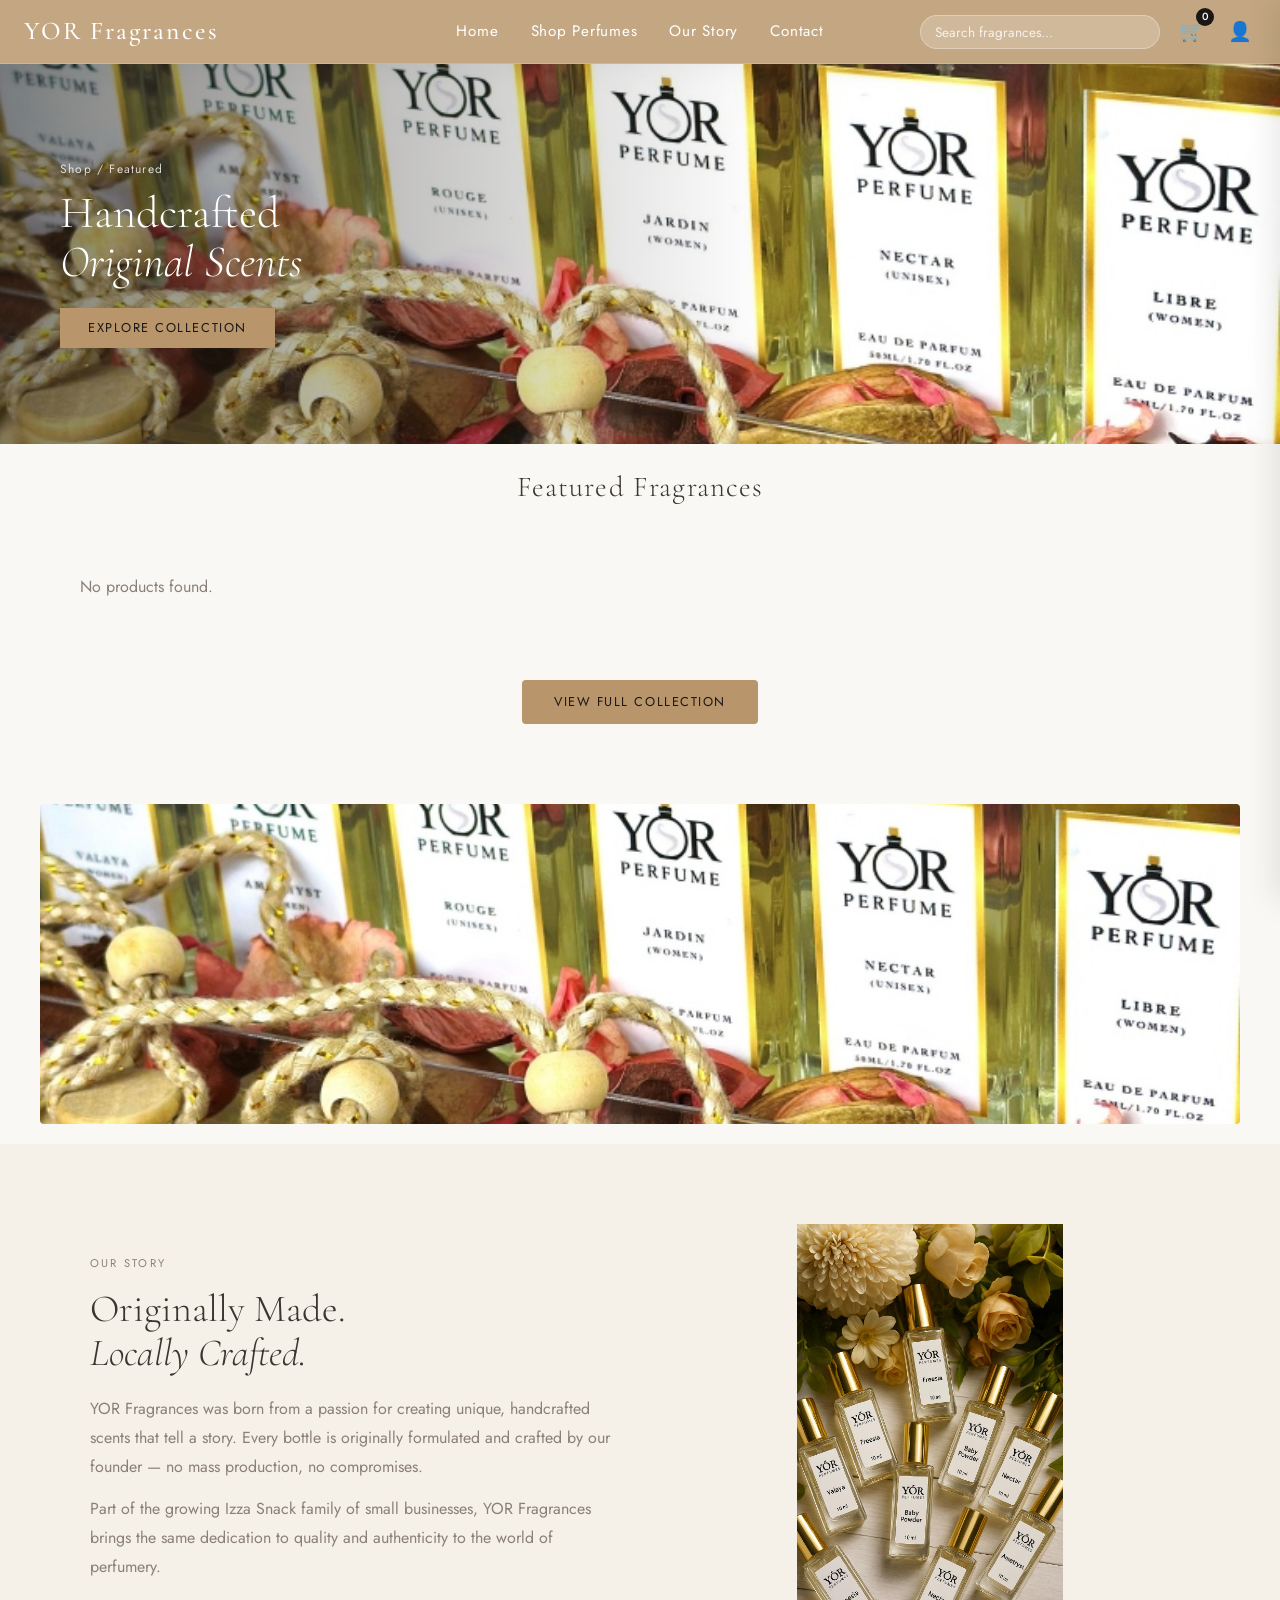
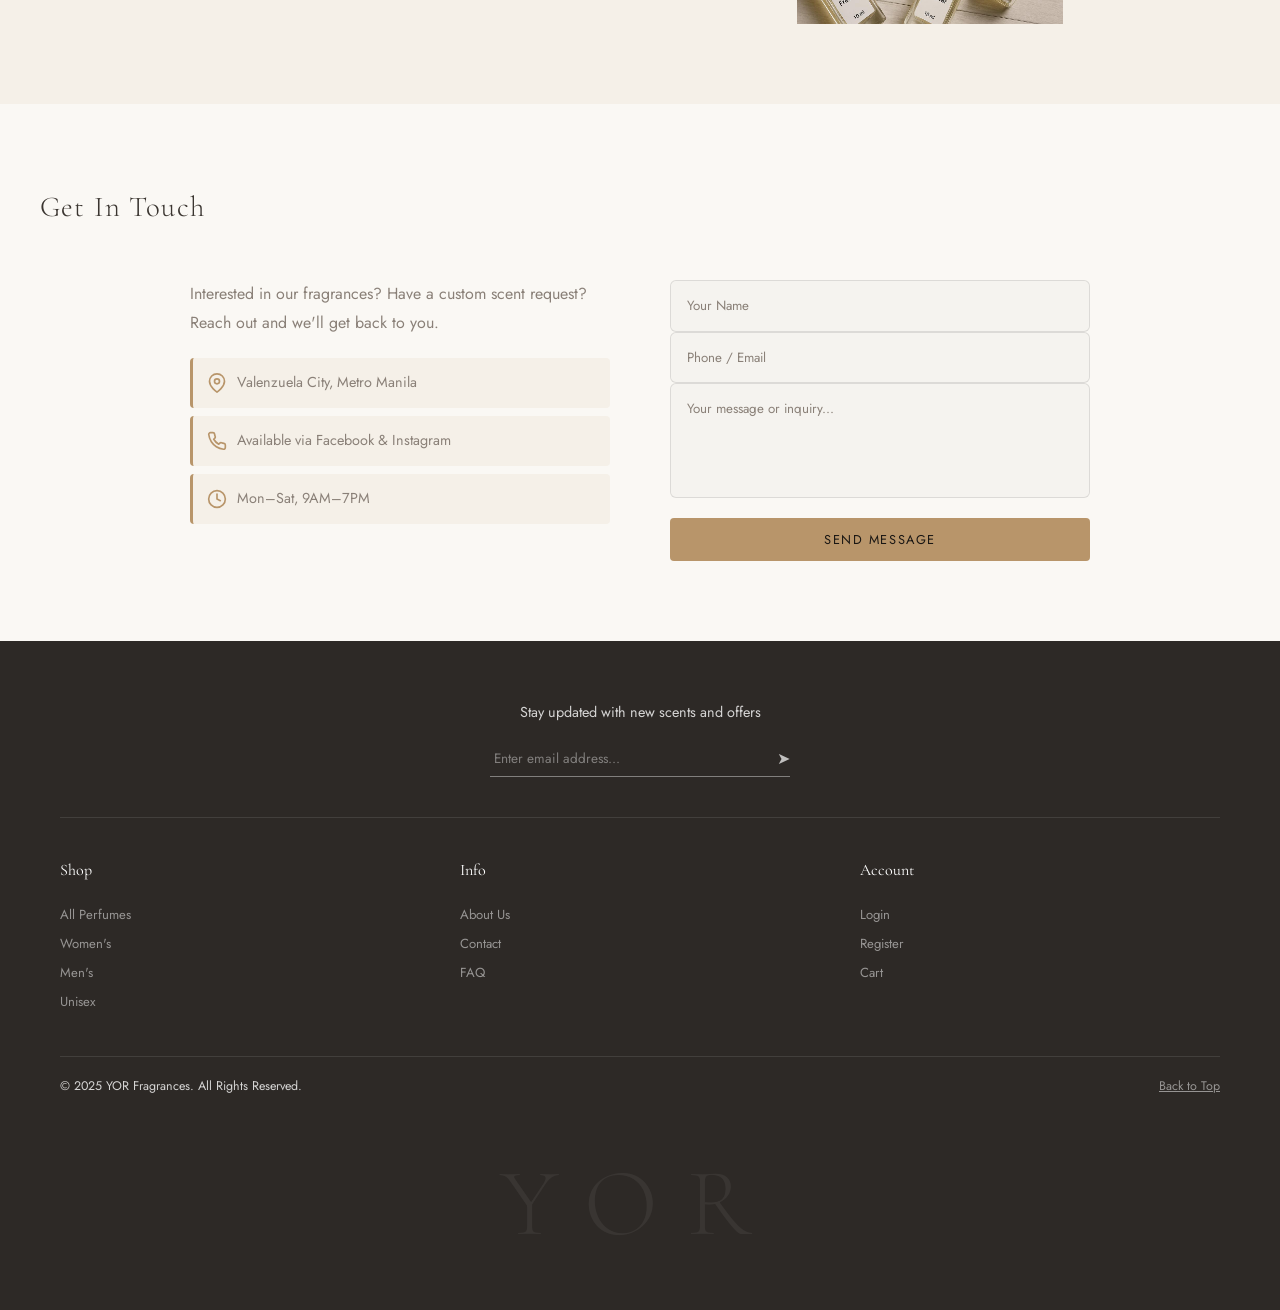
<file: index.html>
<!doctype html>
<html lang="en">
  <head>
    <meta charset="UTF-8" />
    <meta name="viewport" content="width=device-width, initial-scale=1.0" />
    <title>Home – YOR Fragrances</title>
  <link rel="icon" type="image/png" href="assets/images/uploaded_img5.png">
    <link rel="preconnect" href="https://fonts.googleapis.com" />
    <link
      href="https://fonts.googleapis.com/css2?family=Cormorant+Garamond:ital,wght@0,300;0,400;0,500;1,300;1,400&family=Jost:wght@300;400;500&display=swap"
      rel="stylesheet"
    />
    <link rel="stylesheet" href="css/style.css" />
  </head>
  <body>
    <!-- NAV -->
    <nav class="navbar" id="navbar">
      <button class="nav-menu-btn" onclick="toggleMobileMenu()">&#9776;</button>
      <a href="index.html" class="nav-logo">YOR Fragrances</a>
      
      <div class="nav-links">
        <a href="index.html">Home</a>
        <a href="shop.html">Shop Perfumes</a>
        <a href="index.html#about">Our Story</a>
        <a href="index.html#contact">Contact</a>
      </div>

      <div class="nav-actions">
        <div class="nav-search">
          <input
            type="text"
            placeholder="Search fragrances..."
            id="searchInput"
            oninput="handleSearch(this.value)"
            onfocus="showSearchDropdown()"
            onblur="hideSearchDropdown()"
          />
          <div class="search-dropdown" id="searchDropdown"></div>
        </div>
        <a href="#" class="nav-icon" title="Cart" onclick="toggleCartDrawer(event)">
          &#128722;
          <span class="cart-count" id="cartCount">0</span>
        </a>
        <div class="nav-user-menu">
          <span class="nav-icon" onclick="toggleUserMenu()" title="Account"
            >&#128100;</span
          >
          <div class="user-dropdown" id="userDropdown">
            <div id="userDropdownContent"></div>
          </div>
        </div>
      </div>
    </nav>

    <!-- MOBILE MENU -->
    <div class="mobile-menu" id="mobileMenu">
      <button class="close-mobile" onclick="toggleMobileMenu()">
        &#10005;
      </button>
      <a href="index.html">Home</a>
      <a href="shop.html">Shop</a>
      <a href="index.html#about">About</a>
      <a href="index.html#contact">Contact</a>
    </div>

    <!-- HERO -->
    <section class="hero">
      <div class="hero-banner">
        <img
          src="assets/images/uploaded_img3.jpg"
          alt="Hero Banner"
          class="hero-img reveal-up"
          onerror="
            this.style.background = '#c8b89a';
            this.src = '';
            this.alt = '';
          "
        />
        <div class="hero-overlay">
          <div class="hero-breadcrumb">Shop / Featured</div>
          <h1 class="hero-title">Handcrafted<br /><em>Original Scents</em></h1>
          <a href="shop.html" class="hero-cta">Explore Collection</a>
        </div>
      </div>
    </section>

    <!-- FEATURED / BEST SELLERS -->
    <section class="featured-section reveal-up" id="shop">
      <h2 class="section-title" style="text-align:center;">Featured Fragrances</h2>
      <div class="products-grid" id="featuredGrid"></div>
      <div style="text-align:center; margin-top:40px;">
        <a href="shop.html" class="btn-primary" style="display:inline-block; text-decoration:none;">View Full Collection</a>
      </div>
    </section>

    <!-- MID BANNER -->
    <section class="mid-banner reveal-up">
      <img
        src="assets/images/uploaded_img3.jpg"
        alt="Collection"
        class="mid-banner-img"
        onerror="this.style.display = 'none'"
      />
    </section>

    <!-- ABOUT -->
    <section class="about-section reveal-up" id="about">
      <div class="about-content">
        <div class="about-text">
          <p class="about-label">Our Story</p>
          <h2>Originally Made.<br /><em>Locally Crafted.</em></h2>
          <p>
            YOR Fragrances was born from a passion for creating unique,
            handcrafted scents that tell a story. Every bottle is originally
            formulated and crafted by our founder — no mass production, no
            compromises.
          </p>
          <p>
            Part of the growing Izza Snack family of small businesses, YOR
            Fragrances brings the same dedication to quality and authenticity to
            the world of perfumery.
          </p>
        </div>
        <div class="about-image">
          <img
            src="assets/images/about.jpg"
            alt="About YOR"
            onerror="
              this.style.background = '#e8ddd0';
              this.style.height = '400px';
              this.style.display = 'block';
            "
          />
        </div>
      </div>
    </section>

    <!-- CONTACT -->
    <section class="contact-section reveal-up" id="contact">
      <h2 class="section-title">Get In Touch</h2>
      <div class="contact-container">
        <div class="contact-info">
          <p>
            Interested in our fragrances? Have a custom scent request? Reach out
            and we'll get back to you.
          </p>
          <div class="contact-details">
            <p style="display:flex;align-items:center;gap:10px;"><svg width="20" height="20" viewBox="0 0 24 24" fill="none" stroke="currentColor" stroke-width="2" stroke-linecap="round" stroke-linejoin="round" style="color:var(--accent);"><path d="M21 10c0 7-9 13-9 13s-9-6-9-13a9 9 0 0 1 18 0z"></path><circle cx="12" cy="10" r="3"></circle></svg> Valenzuela City, Metro Manila</p>
            <p style="display:flex;align-items:center;gap:10px;"><svg width="20" height="20" viewBox="0 0 24 24" fill="none" stroke="currentColor" stroke-width="2" stroke-linecap="round" stroke-linejoin="round" style="color:var(--accent);"><path d="M22 16.92v3a2 2 0 0 1-2.18 2 19.79 19.79 0 0 1-8.63-3.07 19.5 19.5 0 0 1-6-6 19.79 19.79 0 0 1-3.07-8.67A2 2 0 0 1 4.11 2h3a2 2 0 0 1 2 1.72 12.84 12.84 0 0 0 .7 2.81 2 2 0 0 1-.45 2.11L8.09 9.91a16 16 0 0 0 6 6l1.27-1.27a2 2 0 0 1 2.11-.45 12.84 12.84 0 0 0 2.81.7A2 2 0 0 1 22 16.92z"></path></svg> Available via Facebook & Instagram</p>
            <p style="display:flex;align-items:center;gap:10px;"><svg width="20" height="20" viewBox="0 0 24 24" fill="none" stroke="currentColor" stroke-width="2" stroke-linecap="round" stroke-linejoin="round" style="color:var(--accent);"><circle cx="12" cy="12" r="10"></circle><polyline points="12 6 12 12 16 14"></polyline></svg> Mon–Sat, 9AM–7PM</p>
          </div>
        </div>
        <form class="contact-form" onsubmit="submitContact(event)">
          <input type="text" id="contactName" placeholder="Your Name" required />
          <input type="text" id="contactInfo" placeholder="Phone / Email" required />
          <textarea
            id="contactMessage"
            placeholder="Your message or inquiry..."
            rows="4"
            required
          ></textarea>
          <button type="submit" class="btn-primary" style="margin-top: 20px;">Send Message</button>
        </form>
      </div>
    </section>

    <!-- FOOTER -->
    <footer class="footer">
      <div class="footer-newsletter">
        <p>Stay updated with new scents and offers</p>
        <div class="newsletter-input">
          <input type="email" placeholder="Enter email address..." />
          <button onclick="subscribeNewsletter()">&#10148;</button>
        </div>
      </div>
      <div class="footer-links">
        <div>
          <h4>Shop</h4>
          <a href="shop.html">All Perfumes</a>
          <a href="shop.html?cat=women">Women's</a>
          <a href="shop.html?cat=men">Men's</a>
          <a href="shop.html?cat=unisex">Unisex</a>
        </div>
        <div>
          <h4>Info</h4>
          <a href="#about">About Us</a>
          <a href="#contact">Contact</a>
          <a href="#">FAQ</a>
        </div>
        <div>
          <h4>Account</h4>
          <a href="login.html">Login</a>
          <a href="register.html">Register</a>
          <a href="cart.html">Cart</a>
        </div>
      </div>
      <div class="footer-bottom">
        <p>© 2025 YOR Fragrances. All Rights Reserved.</p>
        <a
          href="#"
          onclick="
            window.scrollTo({ top: 0, behavior: 'smooth' });
            return false;
          "
          >Back to   Top</a
        >
      </div>
      <div class="footer-brand">YOR</div>
    </footer>

    <!-- TOAST -->
    <div class="toast" id="toast"></div>

    <!-- Cart Drawer -->
    <div class="cart-overlay" id="cartOverlay" onclick="toggleCartDrawer()"></div>
    <div class="cart-drawer" id="cartDrawer">
      <div class="cart-drawer-header">
        <h2>Your Cart</h2>
        <button class="close-drawer" onclick="toggleCartDrawer()">&#10005;</button>
      </div>
      <div class="cart-drawer-body" id="cartDrawerItems">
        <!-- Items render here -->
      </div>
      <div class="cart-drawer-footer" id="cartDrawerSummary">
        <!-- Summary renders here -->
      </div>
    </div>

    <script src="js/data.js"></script>
    <script src="js/main.js"></script>
    <script>
      async function initFeatured() {
        const products = await getProducts();
        renderProducts(
          "featuredGrid",
          products.filter((p) => p.featured).slice(0, 4)
        );
      }
      initFeatured();
    </script>
  </body>
</html>
</file>
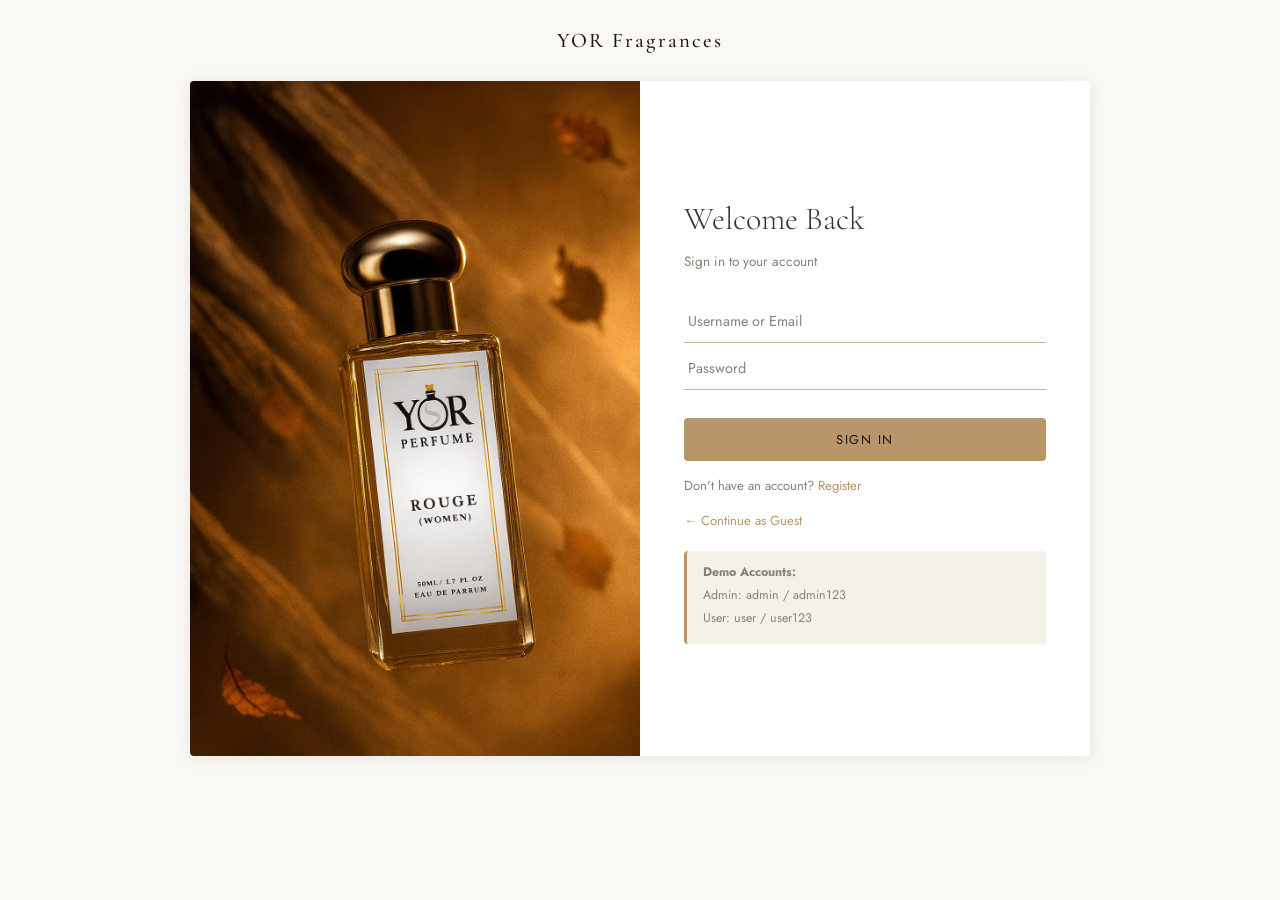
<file: admin.html>
<!doctype html>
<html lang="en">
  <head>
    <meta charset="UTF-8" />
    <meta name="viewport" content="width=device-width, initial-scale=1.0" />
    <title>Admin – YOR Fragrances</title>
    <link rel="icon" type="image/png" href="assets/images/uploaded_img5.png" />
    <link rel="preconnect" href="https://fonts.googleapis.com" />
    <link
      href="https://fonts.googleapis.com/css2?family=Cormorant+Garamond:ital,wght@0,300;0,400;0,500;1,300;1,400&family=Jost:wght@300;400;500&display=swap"
      rel="stylesheet"
    />
    <link rel="stylesheet" href="css/style.css" />
  </head>
  <body class="admin-page">
    <!-- SIDEBAR -->
    <aside class="admin-sidebar">
      <div class="admin-logo">YOR<br /><span>Admin</span></div>
      <nav class="admin-nav">
        <a
          href="#"
          class="admin-nav-item active"
          onclick="showAdminTab('dashboard', this)"
          >Dashboard</a
        >
        <a
          href="#"
          class="admin-nav-item"
          onclick="showAdminTab('products', this)"
          >Products</a
        >
        <a
          href="#"
          class="admin-nav-item"
          onclick="showAdminTab('orders', this)"
          style="
            display: flex;
            align-items: center;
            justify-content: space-between;
            width: 100%;
          "
        >
          <span>Orders</span>
          <span
            class="nav-badge"
            id="badge-orders"
            style="
              display: none;
              width: 8px;
              height: 8px;
              background: #ff4d4d;
              border-radius: 50%;
            "
          ></span>
        </a>
        <a
          href="#"
          class="admin-nav-item"
          onclick="showAdminTab('inquiries', this)"
          style="
            display: flex;
            align-items: center;
            justify-content: space-between;
            width: 100%;
          "
        >
          <span>Inquiries</span>
          <span
            class="nav-badge"
            id="badge-inquiries"
            style="
              display: none;
              width: 8px;
              height: 8px;
              background: #ff4d4d;
              border-radius: 50%;
            "
          ></span>
        </a>
        <a
          href="#"
          class="admin-nav-item"
          onclick="showAdminTab('users', this)"
          style="
            display: flex;
            align-items: center;
            justify-content: space-between;
            width: 100%;
          "
        >
          <span>Users</span>
          <span
            class="nav-badge"
            id="badge-users"
            style="
              display: none;
              width: 8px;
              height: 8px;
              background: #ff4d4d;
              border-radius: 50%;
            "
          ></span>
        </a>
      </nav>
      <a href="index.html" class="admin-back">← Back to Site</a>
      <button class="admin-logout" onclick="logoutUser()">Logout</button>
    </aside>

    <!-- MAIN -->
    <main class="admin-main">
      <!-- DASHBOARD TAB -->
      <div class="admin-tab active" id="tab-dashboard">
        <h2>Dashboard</h2>
        <div class="stats-grid">
          <div class="stat-card">
            <p class="stat-label">Total Products</p>
            <p class="stat-value" id="stat-products">0</p>
          </div>
          <div class="stat-card">
            <p class="stat-label">Total Orders</p>
            <p class="stat-value" id="stat-orders">0</p>
          </div>
          <div class="stat-card">
            <p class="stat-label">Registered Users</p>
            <p class="stat-value" id="stat-users">0</p>
          </div>
          <div class="stat-card" style="border-left: 3px solid var(--accent)">
            <p class="stat-label">Monthly Sales</p>
            <p class="stat-value" id="stat-monthly-sales">₱0</p>
            <p class="stat-sub" id="stat-monthly-label">This month</p>
          </div>
        </div>

        <div class="admin-section-title">Product Category Breakdown</div>
        <div class="chart-wrap" id="categoryChart"></div>

        <div class="admin-section-title">Top Products by Inquiries</div>
        <div id="topProducts"></div>
      </div>

      <!-- PRODUCTS TAB -->
      <div class="admin-tab" id="tab-products">
        <div class="admin-tab-header">
          <h2>Products</h2>
          <button class="btn-primary" onclick="openProductModal()">
            + Add Product
          </button>
        </div>
        <div class="admin-table-wrap">
          <table class="admin-table" id="productsTable">
            <thead>
              <tr>
                <th>Image</th>
                <th>Name</th>
                <th>Category</th>
                <th>Price</th>
                <th>Stock</th>
                <th>Featured</th>
                <th>Actions</th>
              </tr>
            </thead>
            <tbody id="productsTableBody"></tbody>
          </table>
        </div>
      </div>

      <!-- ORDERS TAB -->
      <div class="admin-tab" id="tab-orders">
        <h2>Orders</h2>
        <div class="admin-table-wrap">
          <table class="admin-table">
            <thead>
              <tr>
                <th>Order ID</th>
                <th>Customer</th>
                <th>Items</th>
                <th>Total</th>
                <th>Payment</th>
                <th>Status</th>
                <th>Date</th>
                <th>Actions</th>
              </tr>
            </thead>
            <tbody id="ordersTableBody"></tbody>
          </table>
        </div>
      </div>

      <!-- INQUIRIES TAB -->
      <div class="admin-tab" id="tab-inquiries">
        <h2>Customer Inquiries</h2>
        <div class="admin-table-wrap">
          <table class="admin-table">
            <thead>
              <tr>
                <th>Date</th>
                <th>Name</th>
                <th>Contact Info</th>
                <th>Message</th>
              </tr>
            </thead>
            <tbody id="inquiriesTableBody"></tbody>
          </table>
        </div>
      </div>

      <!-- USERS TAB -->
      <div class="admin-tab" id="tab-users">
        <div class="admin-tab-header">
          <h2>Registered Users</h2>
          <button class="btn-primary" onclick="openUserModal()">
            + Add Admin
          </button>
        </div>
        <div class="admin-table-wrap">
          <table class="admin-table">
            <thead>
              <tr>
                <th>Username</th>
                <th>Name</th>
                <th>Email</th>
                <th>Role</th>
                <th>Registered</th>
                <th>Actions</th>
              </tr>
            </thead>
            <tbody id="usersTableBody"></tbody>
          </table>
        </div>
      </div>
    </main>

    <!-- PRODUCT MODAL -->
    <div class="modal-overlay" id="productModal">
      <div class="modal">
        <div class="modal-header">
          <h3 id="modalTitle">Add Product</h3>
          <button onclick="closeProductModal()">&#10005;</button>
        </div>
        <form onsubmit="saveProduct(event)" class="modal-form">
          <input type="hidden" id="editProductId" />
          <div class="form-row">
            <div class="form-field">
              <label>Product Name</label>
              <input type="text" id="pName" required />
            </div>
            <div class="form-field">
              <label>Category</label>
              <select id="pCategory">
                <option value="women">Women's</option>
                <option value="men">Men's</option>
                <option value="unisex">Unisex</option>
              </select>
            </div>
          </div>
          <div class="form-row">
            <div class="form-field">
              <label>Price (₱)</label>
              <input type="number" id="pPrice" required />
            </div>
            <div class="form-field">
              <label>Stock</label>
              <input type="number" id="pStock" required />
            </div>
          </div>
          <div class="form-field">
            <label>Scent Description</label>
            <textarea id="pDesc" rows="3"></textarea>
          </div>
          <div class="form-field">
            <label>Product Image</label>
            <div
              id="productImagePreview"
              style="margin-bottom: 10px; display: none"
            >
              <img
                id="currentProductImg"
                src=""
                alt="Current Image"
                style="
                  max-height: 100px;
                  border-radius: 4px;
                  border: 1px solid var(--sand-light);
                "
              />
              <p
                style="
                  font-size: 0.8rem;
                  color: var(--text-light);
                  margin: 4px 0 0;
                "
              >
                Current image
              </p>
            </div>
            <input
              type="file"
              id="pImageFile"
              accept="image/*"
              style="display: none"
              onchange="previewProductImage(this)"
            />
            <button
              type="button"
              onclick="document.getElementById('pImageFile').click()"
              class="btn-secondary"
              style="
                margin: 0;
                padding: 10px 20px;
                width: 100%;
                text-align: center;
              "
            >
              📁 Choose Image from Computer
            </button>
            <p
              style="
                font-size: 0.78rem;
                color: var(--text-light);
                margin: 6px 0 0;
              "
            >
              Leave empty to use the default image.
            </p>
          </div>
          <div class="form-field checkbox-field">
            <input type="checkbox" id="pFeatured" />
            <label for="pFeatured">Mark as Featured / Best Seller</label>
          </div>
          <div class="modal-actions">
            <button
              type="button"
              class="btn-secondary"
              onclick="closeProductModal()"
            >
              Cancel
            </button>
            <button type="submit" class="btn-primary">Save Product</button>
          </div>
        </form>
      </div>
    </div>

    <!-- ORDER REVIEW MODAL -->
    <div class="modal-overlay" id="orderReviewModal">
      <div
        class="modal"
        style="max-width: 560px; padding: 0; overflow: auto; max-height: 90vh"
      >
        <div
          style="
            background: var(--dark);
            padding: 20px 28px;
            display: flex;
            justify-content: space-between;
            align-items: center;
          "
        >
          <h3
            style="
              font-family: var(--font-display);
              color: white;
              font-size: 1.4rem;
              font-weight: 300;
              margin: 0;
            "
          >
            Review Order
          </h3>
          <button
            onclick="closeOrderReviewModal()"
            style="
              background: none;
              border: none;
              color: rgba(255, 255, 255, 0.6);
              font-size: 1.4rem;
              cursor: pointer;
            "
          >
            &times;
          </button>
        </div>
        <div style="padding: 28px">
          <div
            id="orderReviewDetails"
            style="
              background: var(--cream);
              border-radius: 6px;
              padding: 16px;
              margin-bottom: 20px;
              font-size: 0.9rem;
            "
          ></div>
          <div
            id="orderReceiptSection"
            style="margin-bottom: 20px; display: none"
          >
            <p
              style="
                font-size: 0.8rem;
                text-transform: uppercase;
                letter-spacing: 0.1em;
                color: var(--text-light);
                margin-bottom: 8px;
              "
            >
              Payment Receipt
            </p>
            <img
              id="orderReceiptImg"
              src=""
              alt="Receipt"
              style="
                max-width: 100%;
                max-height: 250px;
                border-radius: 6px;
                border: 1px solid var(--sand-light);
              "
            />
          </div>
          <div style="margin-bottom: 16px">
            <label
              style="
                display: block;
                font-size: 0.8rem;
                text-transform: uppercase;
                letter-spacing: 0.1em;
                color: var(--text-light);
                margin-bottom: 6px;
              "
              >Update Status</label
            >
            <select
              id="orderReviewStatus"
              style="
                width: 100%;
                border: 1px solid var(--sand);
                padding: 10px 14px;
                border-radius: 4px;
                font-family: inherit;
                font-size: 0.9rem;
              "
            >
              <option value="Pending">Pending</option>
              <option value="Confirmed">Confirmed</option>
              <option value="Shipped">Shipped</option>
              <option value="Completed">Completed</option>
              <option value="Rejected">Rejected</option>
              <option value="Cancelled">Cancelled</option>
            </select>
          </div>
          <div style="margin-bottom: 20px">
            <label
              style="
                display: block;
                font-size: 0.8rem;
                text-transform: uppercase;
                letter-spacing: 0.1em;
                color: var(--text-light);
                margin-bottom: 6px;
              "
              >Admin Remarks (optional)</label
            >
            <textarea
              id="orderReviewRemarks"
              rows="3"
              placeholder="Add any remarks for the customer..."
              style="
                width: 100%;
                border: 1px solid var(--sand);
                border-radius: 4px;
                padding: 10px 12px;
                font-family: inherit;
                font-size: 0.9rem;
                resize: vertical;
                box-sizing: border-box;
              "
            ></textarea>
          </div>
          <input type="hidden" id="orderReviewId" />
          <div style="display: flex; gap: 12px; justify-content: flex-end">
            <button
              type="button"
              class="btn-secondary"
              style="margin: 0"
              onclick="closeOrderReviewModal()"
            >
              Cancel
            </button>
            <button
              type="button"
              class="btn-primary"
              style="margin: 0"
              onclick="submitOrderReview()"
            >
              Save Changes
            </button>
          </div>
        </div>
      </div>
    </div>

    <!-- USER MODAL -->
    <div class="modal-overlay" id="userModal">
      <div class="modal">
        <div class="modal-header">
          <h3>Add Admin User</h3>
          <button type="button" onclick="closeUserModal()">&#10005;</button>
        </div>
        <form onsubmit="saveAdminUser(event)" class="modal-form">
          <div class="form-row">
            <div class="form-field">
              <label>Name</label>
              <input type="text" id="uName" required />
            </div>
            <div class="form-field">
              <label>Username</label>
              <input type="text" id="uUsername" required />
            </div>
          </div>
          <div class="form-row">
            <div class="form-field">
              <label>Email</label>
              <input type="email" id="uEmail" required />
            </div>
            <div class="form-field">
              <label>Password</label>
              <input type="password" id="uPassword" required />
            </div>
          </div>
          <div class="modal-actions">
            <button
              type="button"
              class="btn-secondary"
              onclick="closeUserModal()"
            >
              Cancel
            </button>
            <button type="submit" class="btn-primary">Add Admin</button>
          </div>
        </form>
      </div>
    </div>

    <div class="toast" id="toast"></div>
    <script src="js/data.js"></script>
    <script src="js/main.js"></script>
    <script src="js/admin.js"></script>
  </body>
</html>
</file>
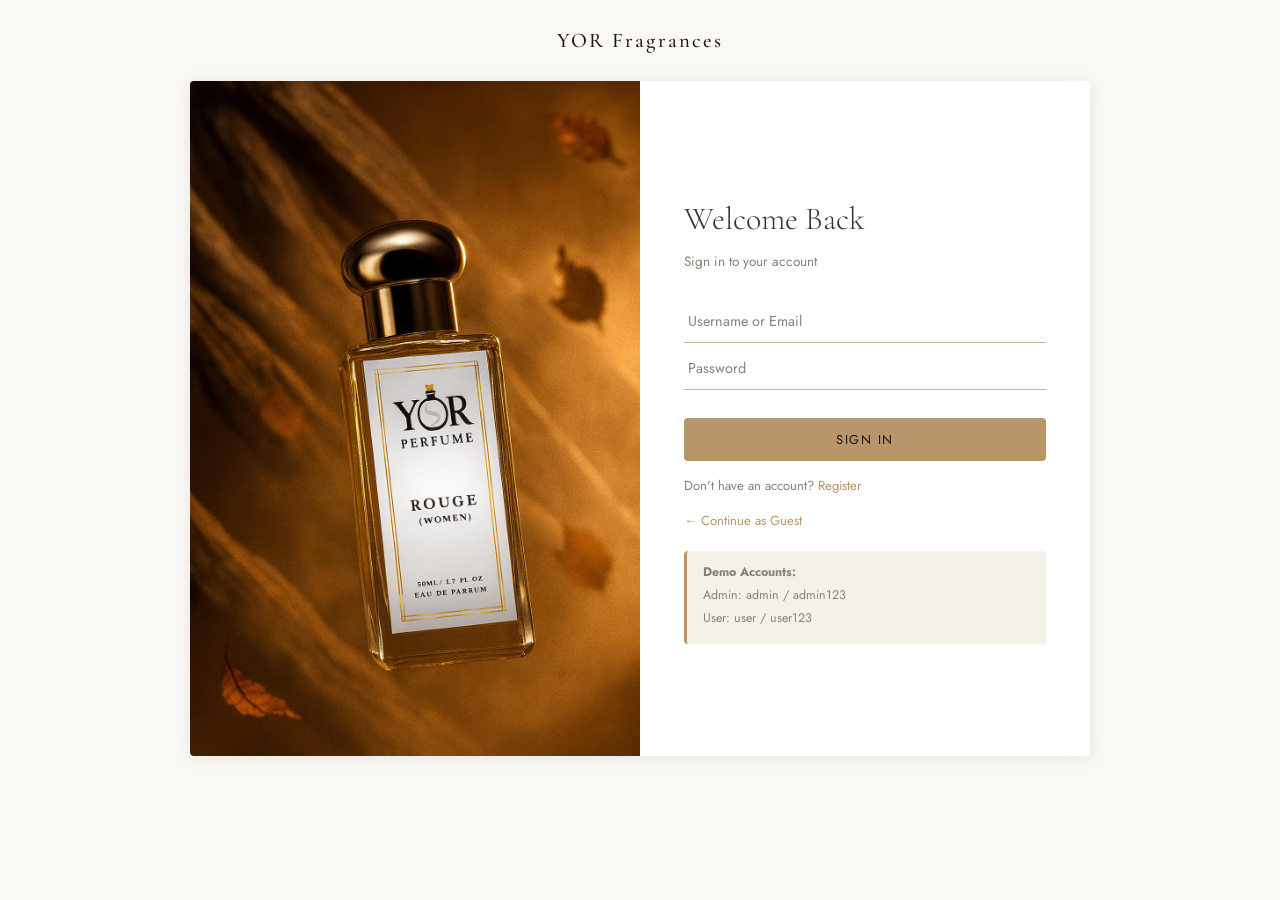
<file: login.html>
<!DOCTYPE html>
<html lang="en">
<head>
  <meta charset="UTF-8"/>
  <meta name="viewport" content="width=device-width, initial-scale=1.0"/>
  <title>Login – YOR Fragrances</title>
  <link rel="preconnect" href="https://fonts.googleapis.com"/>
  <link href="https://fonts.googleapis.com/css2?family=Cormorant+Garamond:ital,wght@0,300;0,400;0,500;1,300;1,400&family=Jost:wght@300;400;500&display=swap" rel="stylesheet"/>
  <link rel="stylesheet" href="css/style.css"/>
</head>
<body class="auth-page">

  <a href="index.html" class="auth-logo">YOR Fragrances</a>

  <div class="auth-container">
    <div class="auth-image">
      <img src="assets/images/auth-bg.jpg" alt="YOR" onerror="this.parentElement.style.background='linear-gradient(135deg,#c8b89a,#e8ddd0)'"/>
    </div>
    <div class="auth-form-wrap">
      <h1>Welcome Back</h1>
      <p class="auth-sub">Sign in to your account</p>

      <form class="auth-form" onsubmit="handleLogin(event)">
        <div class="form-field">
          <input type="text" id="loginUser" placeholder="Username or Email" required/>
        </div>
        <div class="form-field">
          <input type="password" id="loginPass" placeholder="Password" required/>
        </div>
        <button type="submit" class="btn-primary btn-full">Sign In</button>
      </form>

      <p class="auth-redirect">Don't have an account? <a href="register.html">Register</a></p>
      <p class="auth-redirect"><a href="index.html">← Continue as Guest</a></p>

      <!-- Demo hint -->
      <div class="demo-hint">
        <p><strong>Demo Accounts:</strong></p>
        <p>Admin: admin / admin123</p>
        <p>User: user / user123</p>
      </div>
    </div>
  </div>

  <div class="toast" id="toast"></div>
  <script src="js/data.js"></script>
  <script src="js/main.js"></script>
</body>
</html>
</file>
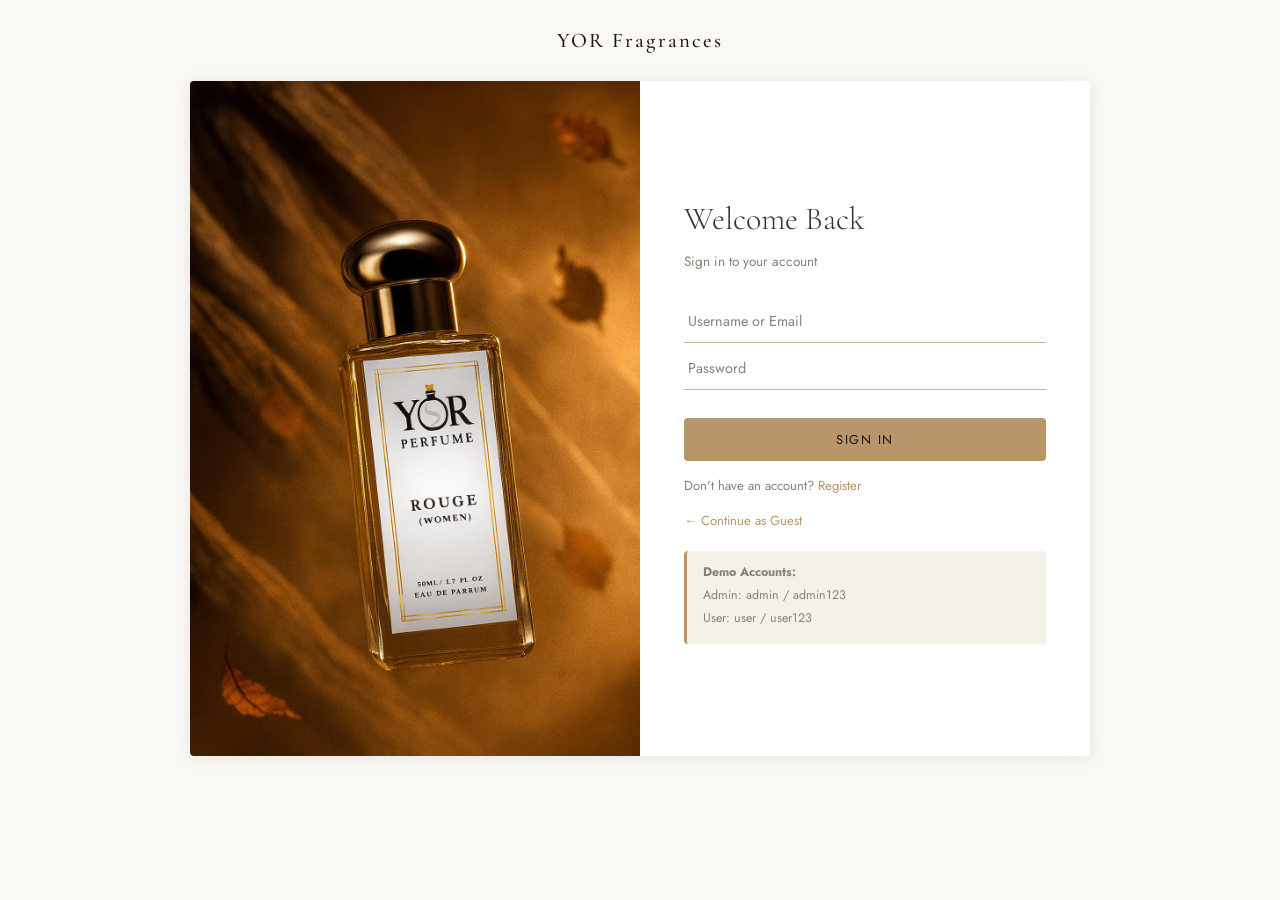
<file: my-orders.html>
<!doctype html>
<html lang="en">
  <head>
    <meta charset="UTF-8" />
    <meta name="viewport" content="width=device-width, initial-scale=1.0" />
    <title>My Orders – YOR Fragrances</title>
    <link rel="icon" type="image/png" href="assets/images/uploaded_img5.png" />
    <link rel="preconnect" href="https://fonts.googleapis.com" />
    <link
      href="https://fonts.googleapis.com/css2?family=Cormorant+Garamond:ital,wght@0,300;0,400;0,500;1,300;1,400&family=Jost:wght@300;400;500&display=swap"
      rel="stylesheet"
    />
    <link rel="stylesheet" href="css/style.css" />
  </head>
  <body>
    <nav class="navbar" id="navbar">
      <button class="nav-menu-btn" onclick="toggleMobileMenu()">&#9776;</button>
      <a href="index.html" class="nav-logo">YOR Fragrances</a>
      <div class="nav-links">
        <a href="index.html">Home</a>
        <a href="shop.html">Shop Perfumes</a>
        <a href="index.html#about">Our Story</a>
        <a href="index.html#contact">Contact</a>
      </div>
      <div class="nav-actions">
        <div class="nav-search">
          <input
            type="text"
            placeholder="Search fragrances..."
            id="searchInput"
            oninput="handleSearch(this.value)"
            onfocus="showSearchDropdown()"
            onblur="hideSearchDropdown()"
          />
          <div class="search-dropdown" id="searchDropdown"></div>
        </div>
        <a href="cart.html" class="nav-icon" title="Cart">
          &#128722;
          <span class="cart-count" id="cartCount">0</span>
        </a>
        <div class="nav-user-menu">
          <span class="nav-icon" onclick="toggleUserMenu()" title="Account"
            >&#128100;</span
          >
          <div class="user-dropdown" id="userDropdown">
            <div id="userDropdownContent"></div>
          </div>
        </div>
      </div>
    </nav>

    <section class="my-orders-section">
      <h1>My Orders</h1>
      <p style="color: var(--text-light); font-size: 0.95rem">
        Track the status of your orders. The admin will update the status and
        may add remarks for your reference.
      </p>

      <div class="orders-table-wrap">
        <table class="orders-table">
          <thead>
            <tr>
              <th>ORDER ID</th>
              <th>DATE</th>
              <th>DETAILS</th>
              <!-- Updated from Items to Details -->
              <th>TOTAL</th>
              <th>PAYMENT</th>
              <th>STATUS</th>
              <th>REMARKS</th>
            </tr>
          </thead>
          <tbody id="ordersBody">
            <tr>
              <td
                colspan="7"
                style="
                  text-align: center;
                  padding: 40px;
                  color: var(--text-light);
                "
              >
                Loading your orders...
              </td>
            </tr>
          </tbody>
        </table>
      </div>
    </section>

    <div class="toast" id="toast"></div>
    <script src="js/data.js"></script>
    <script src="js/main.js"></script>
    <script>
      async function loadMyOrders() {
        const user = getCurrentUser();
        if (!user) {
          window.location.href = "login.html";
          return;
        }

        // Pass user_id (if available) and name so the server can find the right orders
        const params = new URLSearchParams();
        if (user.id) params.append("user_id", user.id);
        params.append("name", user.name);

        const res = await apiFetch("user_orders.php?" + params.toString());
        const tbody = document.getElementById("ordersBody");
        if (!res || !res.success || !res.orders || res.orders.length === 0) {
          tbody.innerHTML =
            '<tr><td colspan="7" style="text-align:center; padding:40px; color:var(--text-light);">You have no orders yet. <a href="shop.html" style="color:var(--accent);">Start shopping!</a></td></tr>';
          return;
        }

        // Update cached state to mark notifications as read
        const orderStates = {};
        res.orders.forEach((o) => {
          orderStates[o.id] = {
            status: o.status,
            remarks: o.admin_remarks || "",
          };
        });
        localStorage.setItem(
          "customer_orders_state",
          JSON.stringify(orderStates),
        );

        // Clear customer notification badges
        const navBadge = document.getElementById("userNavBadge");
        if (navBadge) navBadge.style.display = "none";
        const ordersBadge = document.getElementById("my-orders-badge");
        if (ordersBadge) ordersBadge.style.display = "none";

        tbody.innerHTML = res.orders
          .map(
            (o) => `
        <tr>
          <td><strong>${o.id}</strong></td>
          <td>${o.order_date}</td>
          <td style="max-width:220px; word-break:break-word;">${o.items_summary}</td>
          <td>₱${parseFloat(o.total).toLocaleString()}</td>
          <td>
            ${
              o.payment_method === "GCash"
                ? '<span style="color:#1A75FF; font-weight:500;">💳 GCash</span>'
                : "🚗 Cash on Delivery"
            }
          </td>
          <td><span class="status-badge status-${o.status}">${o.status}</span></td>
          <td>
            ${
              o.admin_remarks
                ? `<div class="order-remarks">📝 ${o.admin_remarks}</div>`
                : '<span style="color:var(--text-light); font-size:0.85rem;">—</span>'
            }
          </td>
        </tr>
      `,
          )
          .join("");
      }
      loadMyOrders();
    </script>
  </body>
</html>
</file>
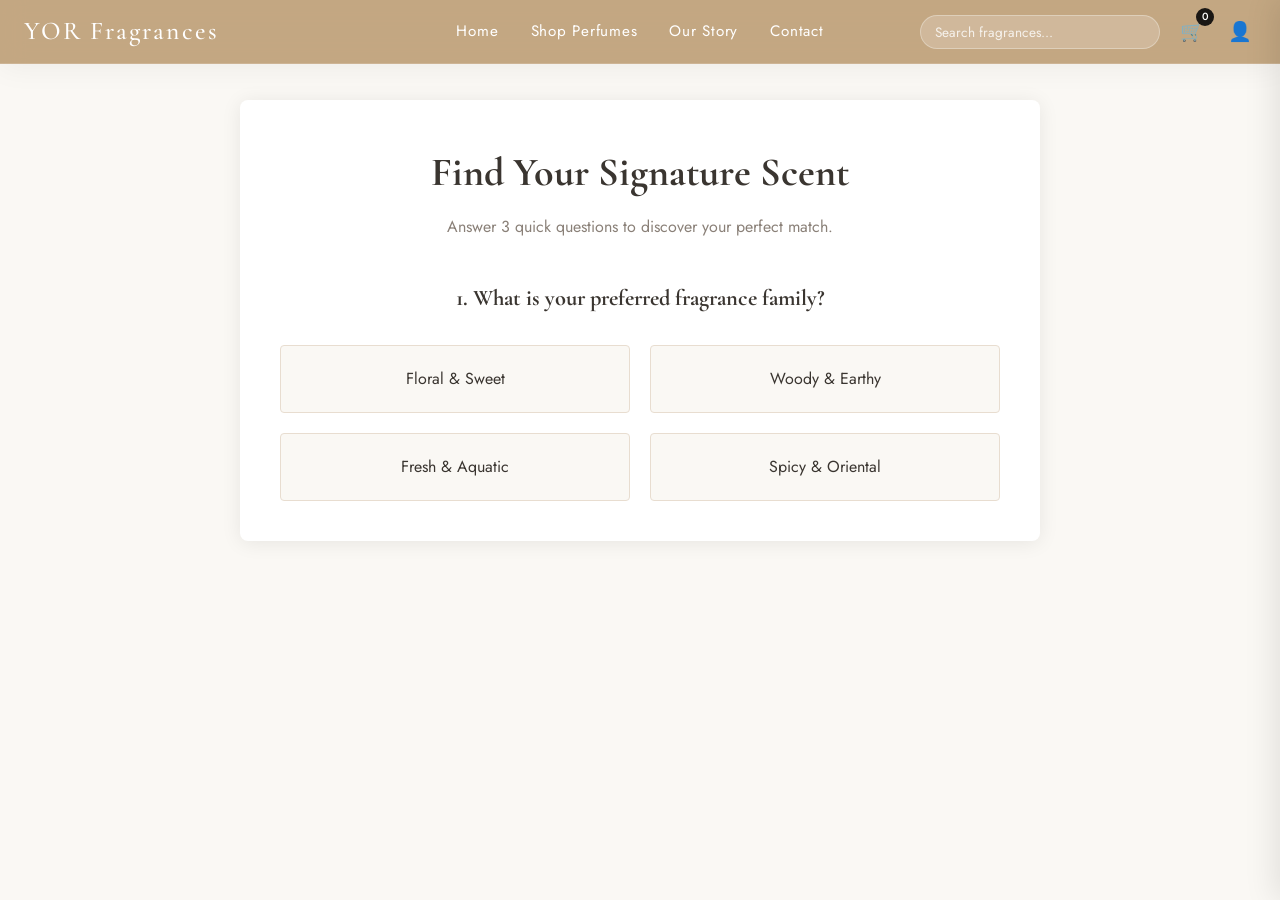
<file: quiz.html>
<!DOCTYPE html>
<html lang="en">
<head>
  <meta charset="UTF-8"/>
  <meta name="viewport" content="width=device-width, initial-scale=1.0"/>
  <title>Find Your Scent – YOR Fragrances</title>
  <link rel="icon" type="image/png" href="assets/images/uploaded_img5.png">
  <link rel="preconnect" href="https://fonts.googleapis.com"/>
  <link href="https://fonts.googleapis.com/css2?family=Cormorant+Garamond:ital,wght@0,300;0,400;0,500;1,300;1,400&family=Jost:wght@300;400;500&display=swap" rel="stylesheet"/>
  <link rel="stylesheet" href="css/style.css"/>
  <style>
    .quiz-container {
      max-width: 800px;
      margin: 100px auto 60px;
      padding: 40px;
      background: white;
      border-radius: 8px;
      box-shadow: var(--shadow);
      text-align: center;
    }
    .quiz-title {
      font-family: var(--font-display);
      font-size: 2.5rem;
      margin-bottom: 10px;
    }
    .quiz-subtitle {
      color: var(--text-light);
      margin-bottom: 40px;
    }
    .quiz-step {
      display: none;
    }
    .quiz-step.active {
      display: block;
      animation: fadeIn 0.5s;
    }
    @keyframes fadeIn {
      from { opacity: 0; transform: translateY(10px); }
      to { opacity: 1; transform: translateY(0); }
    }
    .quiz-question {
      font-size: 1.4rem;
      margin-bottom: 30px;
      font-family: var(--font-display);
    }
    .quiz-options {
      display: grid;
      grid-template-columns: repeat(2, 1fr);
      gap: 20px;
    }
    .quiz-option {
      padding: 20px;
      border: 1px solid var(--sand-light);
      border-radius: 4px;
      cursor: pointer;
      transition: all 0.3s ease;
      background: var(--warm-white);
    }
    .quiz-option:hover {
      border-color: var(--accent);
      background: var(--cream);
      transform: translateY(-2px);
    }
    .quiz-option.selected {
      border-color: var(--accent);
      background: rgba(184, 149, 106, 0.1);
      box-shadow: 0 0 0 2px var(--accent);
    }
    .quiz-btn {
      margin-top: 40px;
      display: none;
    }
    #quizResults {
      display: none;
    }
  </style>
</head>
<body>

  <!-- Navbar -->
  <nav class="navbar" id="navbar">
    <button class="nav-menu-btn" onclick="toggleMobileMenu()">&#9776;</button>
    <a href="index.html" class="nav-logo">YOR Fragrances</a>
    <div class="nav-links">
      <a href="index.html">Home</a>
      <a href="shop.html">Shop Perfumes</a>
      <a href="index.html#about">Our Story</a>
      <a href="index.html#contact">Contact</a>
    </div>
    <div class="nav-actions">
      <div class="nav-search">
        <input type="text" placeholder="Search fragrances..." id="searchInput" oninput="handleSearch(this.value)" onfocus="showSearchDropdown()" onblur="hideSearchDropdown()"/>
        <div class="search-dropdown" id="searchDropdown"></div>
      </div>
      <a href="#" class="nav-icon" title="Cart" onclick="toggleCartDrawer(event)">
        &#128722;
        <span class="cart-count" id="cartCount">0</span>
      </a>
      <div class="nav-user-menu">
        <span class="nav-icon" onclick="toggleUserMenu()" title="Account">&#128100;</span>
        <div class="user-dropdown" id="userDropdown">
          <div id="userDropdownContent"></div>
        </div>
      </div>
    </div>
  </nav>

  <!-- Quiz -->
  <div class="quiz-container">
    <div id="quizFlow">
      <h1 class="quiz-title">Find Your Signature Scent</h1>
      <p class="quiz-subtitle">Answer 3 quick questions to discover your perfect match.</p>

      <!-- Step 1 -->
      <div class="quiz-step active" id="step1">
        <h2 class="quiz-question">1. What is your preferred fragrance family?</h2>
        <div class="quiz-options">
          <div class="quiz-option" onclick="selectOption(1, 'floral')">Floral & Sweet</div>
          <div class="quiz-option" onclick="selectOption(1, 'woody')">Woody & Earthy</div>
          <div class="quiz-option" onclick="selectOption(1, 'fresh')">Fresh & Aquatic</div>
          <div class="quiz-option" onclick="selectOption(1, 'oriental')">Spicy & Oriental</div>
        </div>
      </div>

      <!-- Step 2 -->
      <div class="quiz-step" id="step2">
        <h2 class="quiz-question">2. When will you mostly wear this?</h2>
        <div class="quiz-options">
          <div class="quiz-option" onclick="selectOption(2, 'day')">Everyday Daytime Wear</div>
          <div class="quiz-option" onclick="selectOption(2, 'night')">Evening & Special Occasions</div>
        </div>
      </div>

      <!-- Step 3 -->
      <div class="quiz-step" id="step3">
        <h2 class="quiz-question">3. How intense do you want the scent to be?</h2>
        <div class="quiz-options">
          <div class="quiz-option" onclick="selectOption(3, 'light')">Light & Subtle</div>
          <div class="quiz-option" onclick="selectOption(3, 'strong')">Bold & Long-lasting</div>
        </div>
      </div>

      <button class="btn-primary quiz-btn" id="nextBtn" onclick="nextStep()">Next Question</button>
    </div>

    <div id="quizResults">
      <h2 class="quiz-title">Your Perfect Match</h2>
      <p class="quiz-subtitle" style="margin-bottom:20px;">Based on your answers, we recommend these fragrances.</p>
      <div class="products-grid" id="quizProductsGrid" style="grid-template-columns: repeat(2, 1fr); max-width:600px; margin:0 auto;"></div>
      <button class="btn-secondary" style="margin-top:30px;" onclick="window.location.reload()">Take Quiz Again</button>
    </div>
  </div>

  <div class="toast" id="toast"></div>

  <!-- Cart Drawer -->
  <div class="cart-overlay" id="cartOverlay" onclick="toggleCartDrawer()"></div>
  <div class="cart-drawer" id="cartDrawer">
    <div class="cart-drawer-header">
      <h2>Your Cart</h2>
      <button class="close-drawer" onclick="toggleCartDrawer()">&#10005;</button>
    </div>
    <div class="cart-drawer-body" id="cartDrawerItems"></div>
    <div class="cart-drawer-footer" id="cartDrawerSummary"></div>
  </div>

  <script src="js/data.js"></script>
  <script src="js/main.js"></script>
  <script>
    let currentStep = 1;
    let answers = {1: '', 2: '', 3: ''};

    function selectOption(step, value) {
      answers[step] = value;
      const options = document.querySelectorAll(`#step${step} .quiz-option`);
      options.forEach(opt => opt.classList.remove('selected'));
      event.currentTarget.classList.add('selected');
      document.getElementById('nextBtn').style.display = 'inline-block';
      if(step === 3) {
        document.getElementById('nextBtn').textContent = 'Reveal My Scent';
      }
    }

    async function nextStep() {
      if (currentStep < 3) {
        document.getElementById(`step${currentStep}`).classList.remove('active');
        currentStep++;
        document.getElementById(`step${currentStep}`).classList.add('active');
        document.getElementById('nextBtn').style.display = 'none';
      } else {
        document.getElementById('quizFlow').style.display = 'none';
        document.getElementById('quizResults').style.display = 'block';
        showResults();
      }
    }

    async function showResults() {
      const allProducts = await getProducts();
      // Simple recommendation logic
      let matched = allProducts.filter(p => {
        const matchesNote = p.notes.includes(answers[1]) || (answers[1] === 'oriental' && p.notes === 'spicy');
        return matchesNote;
      });
      if(matched.length === 0) matched = allProducts.slice(0, 2); // Fallback
      else if(matched.length > 2) matched = matched.slice(0, 2);
      
      renderProducts('quizProductsGrid', matched);
    }
  </script>
</body>
</html>
</file>
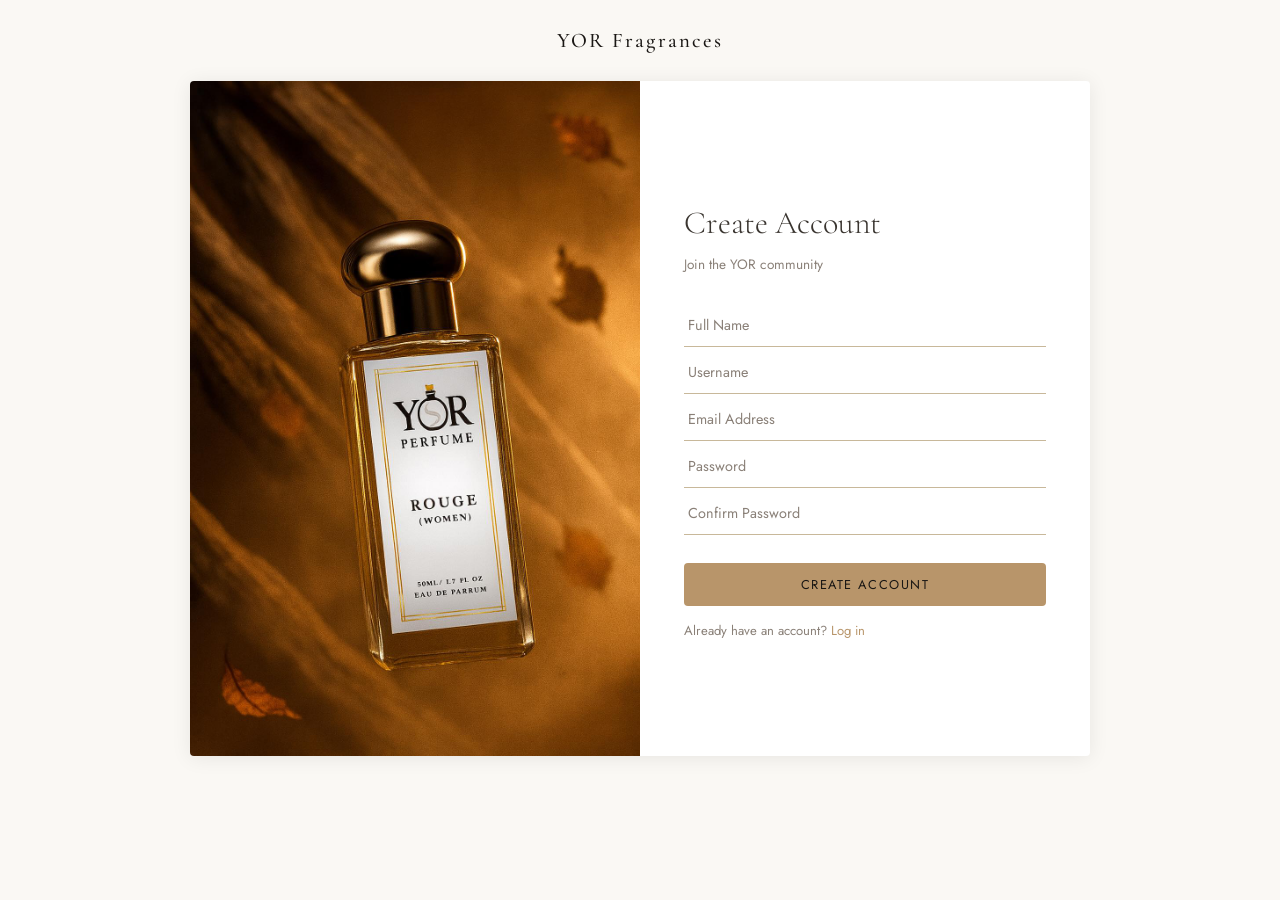
<file: register.html>
<!DOCTYPE html>
<html lang="en">
<head>
  <meta charset="UTF-8"/>
  <meta name="viewport" content="width=device-width, initial-scale=1.0"/>
  <title>Register – YOR Fragrances</title>
  <link rel="preconnect" href="https://fonts.googleapis.com"/>
  <link href="https://fonts.googleapis.com/css2?family=Cormorant+Garamond:ital,wght@0,300;0,400;0,500;1,300;1,400&family=Jost:wght@300;400;500&display=swap" rel="stylesheet"/>
  <link rel="stylesheet" href="css/style.css"/>
</head>
<body class="auth-page">

  <a href="index.html" class="auth-logo">YOR Fragrances</a>

  <div class="auth-container">
    <div class="auth-image">
      <img src="assets/images/auth-bg.jpg" alt="YOR" onerror="this.parentElement.style.background='linear-gradient(135deg,#c8b89a,#e8ddd0)'"/>
    </div>
    <div class="auth-form-wrap">
      <h1>Create Account</h1>
      <p class="auth-sub">Join the YOR community</p>

      <form class="auth-form" onsubmit="handleRegister(event)">
        <div class="form-field">
          <input type="text" id="regName" placeholder="Full Name" required/>
        </div>
        <div class="form-field">
          <input type="text" id="regUser" placeholder="Username" required/>
        </div>
        <div class="form-field">
          <input type="email" id="regEmail" placeholder="Email Address" required/>
        </div>
        <div class="form-field">
          <input type="password" id="regPass" placeholder="Password" required/>
        </div>
        <div class="form-field">
          <input type="password" id="regPassConfirm" placeholder="Confirm Password" required/>
        </div>
        <button type="submit" class="btn-primary btn-full">Create Account</button>
      </form>

      <p class="auth-redirect">Already have an account? <a href="login.html">Log in</a></p>
    </div>
  </div>

  <div class="toast" id="toast"></div>
  <script src="js/data.js"></script>
  <script src="js/main.js"></script>
</body>
</html>
</file>
<file: css/style.css>
/* ===== CSS VARIABLES ===== */
:root {
  --cream: #f5f0e8;
  --warm-white: #faf8f4;
  --sand: #c8b89a;
  --sand-light: #e8ddd0;
  --dark: #1a1714;
  --dark-soft: #2d2926;
  --text: #3a3530;
  --text-light: #8a8078;
  --accent: #b8956a;
  --accent-dark: #9a7a54;
  --font-display: "Cormorant Garamond", Georgia, serif;
  --font-body: "Jost", sans-serif;
  --nav-h: 64px;
  --transition: 0.3s ease;
  --shadow: 0 2px 20px rgba(0, 0, 0, 0.08);
  --shadow-hover: 0 8px 40px rgba(0, 0, 0, 0.14);
}

/* ===== RESET ===== */
*,
*::before,
*::after {
  box-sizing: border-box;
  margin: 0;
  padding: 0;
}
html {
  scroll-behavior: smooth;
}
body {
  font-family: var(--font-body);
  background: var(--warm-white);
  color: var(--text);
  line-height: 1.6;
  font-size: 15px;
}
a {
  text-decoration: none;
  color: inherit;
}
img {
  max-width: 100%;
  display: block;
}
button {
  cursor: pointer;
  font-family: var(--font-body);
}
input,
select,
textarea {
  font-family: var(--font-body);
}

/* ===== NAVBAR ===== */
.navbar {
  position: fixed;
  top: 0;
  left: 0;
  right: 0;
  z-index: 100;
  height: var(--nav-h);
  background: rgba(184, 149, 106, 0.82); /* Glassy signature Gold/Brown */
  backdrop-filter: blur(12px);
  -webkit-backdrop-filter: blur(12px);
  border-bottom: 1px solid rgba(255, 255, 255, 0.15);
  box-shadow: 0 4px 30px rgba(0, 0, 0, 0.05);
  display: flex;
  align-items: center;
  justify-content: space-between;
  padding: 0 24px;
  gap: 16px;
  color: white;
}
.nav-logo {
  font-family: var(--font-display);
  font-size: 1.6rem;
  font-weight: 500;
  letter-spacing: 0.08em;
  color: white;
  white-space: nowrap;
  display: flex;
  align-items: center;
  gap: 10px;
  flex: 1;
}
.nav-logo:hover {
  color: var(--cream);
}
.nav-links {
  display: flex;
  align-items: center;
  justify-content: center;
  gap: 32px;
}
.nav-links a {
  color: white;
  font-size: 0.95rem;
  letter-spacing: 0.05em;
  font-weight: 400;
  transition: var(--transition);
  position: relative;
}
.nav-links a:after {
  content: "";
  position: absolute;
  width: 0;
  height: 2px;
  bottom: -4px;
  left: 0;
  background-color: white;
  transition: width 0.3s ease;
}
.nav-links a:hover:after {
  width: 100%;
}
.nav-links a:hover {
  color: var(--cream);
}
.nav-search {
  display: flex;
  align-items: center;
  gap: 8px;
  background: rgba(255, 255, 255, 0.2);
  border-radius: 20px;
  padding: 6px 14px;
  flex: 1;
  max-width: 240px;
  position: relative;
  border: 1px solid rgba(255, 255, 255, 0.3);
  transition: all 0.3s ease;
}
.nav-search:focus-within {
  background: white;
}
.nav-search input {
  border: none;
  background: transparent;
  outline: none;
  font-size: 0.85rem;
  color: white;
  width: 100%;
}
.nav-search:focus-within input {
  color: var(--dark);
}
.nav-search:focus-within input::placeholder {
  color: var(--text-light);
}
.nav-search input::placeholder {
  color: rgba(255, 255, 255, 0.8);
}
.nav-search span {
  color: white;
  font-size: 0.9rem;
}
.nav-search:focus-within span {
  color: var(--accent);
}
.search-dropdown {
  position: absolute;
  top: calc(100% + 4px);
  left: 0;
  right: 0;
  background: white;
  border: 1px solid var(--sand-light);
  border-radius: 4px;
  box-shadow: var(--shadow);
  max-height: 240px;
  overflow-y: auto;
  z-index: 200;
  display: none;
}
.search-dropdown.show {
  display: block;
}
.search-item {
  display: flex;
  align-items: center;
  gap: 10px;
  padding: 10px 14px;
  cursor: pointer;
  transition: background var(--transition);
}
.search-item:hover {
  background: var(--cream);
}
.search-item img {
  width: 36px;
  height: 36px;
  object-fit: cover;
  border-radius: 2px;
}
.search-item-info {
  font-size: 0.8rem;
}
.search-item-info strong {
  display: block;
}
.search-item-info span {
  color: var(--accent);
}

.nav-actions {
  display: flex;
  align-items: center;
  justify-content: flex-end;
  gap: 16px;
  flex: 1;
}
.nav-icon {
  font-size: 1.2rem;
  color: white;
  cursor: pointer;
  position: relative;
  padding: 4px;
  transition: transform var(--transition);
}
.nav-icon:hover {
  transform: scale(1.1);
}
.cart-count {
  position: absolute;
  top: -4px;
  right: -6px;
  background: var(--dark);
  color: white;
  font-size: 0.65rem;
  border-radius: 50%;
  width: 18px;
  height: 18px;
  display: flex;
  align-items: center;
  justify-content: center;
  font-family: var(--font-body);
  font-weight: 500;
}
.nav-menu-btn {
  background: none;
  border: none;
  font-size: 1.4rem;
  color: white;
  display: none;
}
.nav-user-menu {
  position: relative;
}
.user-dropdown {
  position: absolute;
  right: 0;
  top: calc(100% + 8px);
  background: white;
  border: 1px solid var(--sand-light);
  border-radius: 6px;
  box-shadow: var(--shadow);
  min-width: 160px;
  z-index: 200;
  display: none;
  overflow: hidden;
}
.user-dropdown.show {
  display: block;
}
.user-dropdown a,
.user-dropdown button {
  display: block;
  width: 100%;
  padding: 10px 16px;
  font-size: 0.85rem;
  text-align: left;
  background: none;
  border: none;
  color: var(--text);
  transition: background var(--transition);
}
.user-dropdown a:hover,
.user-dropdown button:hover {
  background: var(--cream);
}
.user-dropdown .user-info {
  padding: 12px 16px;
  border-bottom: 1px solid var(--sand-light);
  font-size: 0.8rem;
  color: var(--text-light);
}
.user-dropdown .user-info strong {
  display: block;
  color: var(--text);
  font-size: 0.9rem;
}

/* MOBILE MENU */
.mobile-menu {
  position: fixed;
  top: 0;
  left: -100%;
  width: 260px;
  height: 100vh;
  background: var(--dark);
  z-index: 300;
  display: flex;
  flex-direction: column;
  padding: 60px 30px 30px;
  transition: left var(--transition);
}
.mobile-menu.open {
  left: 0;
}
.mobile-menu a {
  color: white;
  font-size: 1.1rem;
  padding: 14px 0;
  border-bottom: 1px solid rgba(255, 255, 255, 0.1);
  font-family: var(--font-display);
}
.close-mobile {
  position: absolute;
  top: 16px;
  right: 16px;
  background: none;
  border: none;
  color: white;
  font-size: 1.3rem;
}

/* ===== HERO ===== */
.hero {
  margin-top: var(--nav-h);
}
.hero-banner {
  position: relative;
  height: 380px;
  overflow: hidden;
  background: var(--sand-light);
}
.hero-img {
  width: 100%;
  height: 100%;
  object-fit: cover;
  object-position: center;
}
.hero-overlay {
  position: absolute;
  inset: 0;
  background: linear-gradient(
    90deg,
    rgba(26, 23, 20, 0.55) 0%,
    transparent 60%
  );
  display: flex;
  flex-direction: column;
  justify-content: center;
  padding: 0 60px;
  color: white;
}
.hero-breadcrumb {
  font-size: 0.75rem;
  letter-spacing: 0.1em;
  opacity: 0.8;
  margin-bottom: 10px;
}
.hero-title {
  font-family: var(--font-display);
  font-size: 2.8rem;
  font-weight: 300;
  line-height: 1.1;
  margin-bottom: 20px;
}
.hero-title em {
  font-style: italic;
  font-weight: 300;
}
.hero-cta {
  display: inline-block;
  background: var(--accent);
  color: var(--dark);
  padding: 10px 28px;
  font-size: 0.8rem;
  letter-spacing: 0.12em;
  text-transform: uppercase;
  width: fit-content;
  transition: var(--transition);
}
.hero-cta:hover {
  background: var(--accent-dark);
  color: var(--dark);
}

/* ===== CATEGORY BAR ===== */
.category-bar {
  display: flex;
  align-items: center;
  justify-content: space-between;
  padding: 0 40px;
  border-bottom: 1px solid var(--sand-light);
  margin-bottom: 30px;
}
.category-tabs {
  display: flex;
  gap: 0;
}
.cat-tab {
  background: none;
  border: none;
  border-bottom: 2px solid transparent;
  margin-bottom: 30px;
  padding: 30px 20px 20px;
  min-height: 160px;
  font-size: 0.75rem;
  letter-spacing: 0.1em;
  color: var(--text-light);
  transition: var(--transition);
  cursor: pointer;
}
.cat-tab:hover {
  color: var(--text);
}
.cat-tab.active {
  color: var(--dark);
  border-bottom-color: var(--dark);
  font-weight: 500;
}
.filter-btn {
  background: none;
  border: 1px solid var(--sand);
  padding: 7px 16px;
  font-size: 0.75rem;
  letter-spacing: 0.08em;
  color: var(--text);
  transition: var(--transition);
  border-radius: 2px;
}
.filter-btn:hover {
  background: var(--cream);
}

.shop-layout {
  display: flex;
  flex-direction: column;
  gap: 30px;
}
/* FILTER PANEL - Horizontal */
.filter-panel {
  display: flex;
  flex-direction: row;
  flex-wrap: wrap;
  align-items: center;
  gap: 20px;
  padding: 20px;
  background: white;
  border: 1px solid var(--sand-light);
  border-radius: 4px;
  box-shadow: var(--shadow);
}
.filter-group {
  display: flex;
  flex-direction: column;
  gap: 8px;
}
.filter-group label {
  font-size: 0.75rem;
  color: var(--text-light);
  text-transform: uppercase;
  letter-spacing: 0.1em;
  margin-bottom: 4px;
}
.filter-group select {
  border: 1px solid var(--sand);
  background: white;
  padding: 10px 14px;
  font-size: 0.85rem;
  border-radius: 4px;
  outline: none;
  color: var(--text);
  cursor: pointer;
  width: 100%;
}
.filter-group select:focus {
  border-color: var(--accent);
}

/* ===== PRODUCTS GRID ===== */
.shop-section {
  padding: 30px 40px;
}
.products-grid {
  display: grid;
  grid-template-columns: repeat(4, 1fr);
  gap: 20px;
}
.product-card {
  cursor: pointer;
  transition: all 0.3s ease;
  background: white;
  border-radius: 8px;
  box-shadow: 0 4px 15px rgba(0, 0, 0, 0.03);
  overflow: hidden;
}
.product-card:hover {
  transform: translateY(-6px);
  box-shadow: 0 12px 25px rgba(0, 0, 0, 0.08);
}
.product-img-wrap {
  width: 100%;
  aspect-ratio: 1/1;
  overflow: hidden;
  background: var(--cream);
}
.product-img-wrap img {
  width: 100%;
  height: 100%;
  object-fit: contain;
  transition: transform 0.5s ease;
}
.product-card:hover .product-img-wrap img {
  transform: scale(1.06);
}
.product-info {
  padding: 12px 6px;
}
.product-info h3 {
  font-family: var(--font-display);
  font-size: 1rem;
  font-weight: 400;
  margin-bottom: 2px;
}
.product-price {
  color: var(--text-light);
  font-size: 0.85rem;
  margin-bottom: 8px;
}
.product-actions {
  display: flex;
  gap: 8px;
}
.btn-add-cart {
  background: var(--dark);
  color: white;
  border: none;
  padding: 7px 14px;
  font-size: 0.75rem;
  letter-spacing: 0.06em;
  flex: 1;
  transition: var(--transition);
}
.btn-add-cart:hover {
  background: var(--accent);
}
.btn-inquire {
  background: none;
  border: 1px solid var(--sand);
  padding: 7px 14px;
  font-size: 0.75rem;
  color: var(--text);
  transition: var(--transition);
}
.btn-inquire:hover {
  background: var(--cream);
}
.badge-featured {
  display: inline-block;
  background: var(--accent);
  color: white;
  font-size: 0.6rem;
  letter-spacing: 0.1em;
  padding: 2px 8px;
  text-transform: uppercase;
  margin-bottom: 4px;
  border-radius: 2px;
}

/* ===== MID BANNER ===== */
.mid-banner {
  margin: 20px 40px;
  height: 320px;
  overflow: hidden;
  border-radius: 4px;
  background: var(--sand-light);
}
.mid-banner img {
  width: 100%;
  height: 100%;
  object-fit: cover;
}

/* ===== FEATURED / BEST SELLERS ===== */
.featured-section {
  padding: 20px 40px 60px;
}
.section-title {
  font-family: var(--font-display);
  font-size: 1.8rem;
  font-weight: 300;
  margin-bottom: 24px;
  letter-spacing: 0.04em;
}

/* ===== ABOUT ===== */
.about-section {
  background: var(--cream);
  padding: 80px 40px;
}
.about-content {
  display: grid;
  grid-template-columns: 1fr 1fr;
  gap: 60px;
  align-items: center;
  max-width: 1100px;
  margin: 0 auto;
}
.about-label {
  font-size: 0.7rem;
  letter-spacing: 0.2em;
  text-transform: uppercase;
  color: var(--accent);
  margin-bottom: 12px;
}
.about-text h2 {
  font-family: var(--font-display);
  font-size: 2.4rem;
  font-weight: 300;
  line-height: 1.15;
  margin-bottom: 20px;
}
.about-text h2 em {
  font-style: italic;
}
.about-text p {
  color: var(--text-light);
  margin-bottom: 14px;
  line-height: 1.8;
}
.about-image img {
  width: 100%;
  height: 400px;
  object-fit: contain;
  border-radius: 2px;
}

/* ===== CONTACT ===== */
.contact-section {
  padding: 80px 40px;
}
.contact-container {
  display: grid;
  grid-template-columns: 1fr 1fr;
  gap: 60px;
  max-width: 900px;
  margin: 0 auto;
}
.contact-info p {
  color: var(--text-light);
  margin-bottom: 20px;
  line-height: 1.8;
}
.contact-details p {
  padding: 12px 14px;
  background: var(--cream);
  border-radius: 4px;
  border-left: 3px solid var(--accent);
  margin-bottom: 8px;
  font-size: 0.9rem;
  font-size: 0.9rem;
}
.contact-form {
  display: flex;
  flex-direction: column;
  gap: 0;
}
.contact-form input,
.contact-form textarea {
  border: 1px solid rgba(0, 0, 0, 0.1);
  border-radius: 6px;
  background: rgba(0, 0, 0, 0.02);
  padding: 14px 16px;
  line-height: 1.6;
  outline: none;
  color: var(--text);
  resize: none;
  transition: all 0.3s ease;
}
.contact-form input:focus,
.contact-form textarea:focus {
  border-color: var(--accent);
  background: white;
  box-shadow: 0 0 0 3px rgba(212, 175, 55, 0.1);
}
.contact-form input::placeholder,
.contact-form textarea::placeholder {
  color: var(--text-light);
}

/* ===== BUTTONS ===== */
.btn-primary {
  /* primary actions use the signature gold accent with dark text */
  background: var(--accent);
  color: var(--dark);
  border: none;
  padding: 12px 32px;
  font-size: 0.8rem;
  letter-spacing: 0.12em;
  text-transform: uppercase;
  transition: all 0.3s ease;
  cursor: pointer;
  border-radius: 4px;
}
.btn-primary:hover {
  background: var(--accent-dark);
  color: white;
  transform: translateY(-2px);
  box-shadow: 0 6px 20px rgba(212, 175, 55, 0.4);
}
.btn-secondary {
  background: none;
  border: 1px solid var(--sand);
  color: var(--text);
  padding: 12px 32px;
  font-size: 0.8rem;
  letter-spacing: 0.12em;
  text-transform: uppercase;
  cursor: pointer;
  transition: all 0.3s ease;
  border-radius: 4px;
}
.btn-secondary:hover {
  background: var(--cream);
  transform: translateY(-2px);
}
.btn-full {
  width: 100%;
  margin-top: 24px;
}

/* ===== FOOTER ===== */
.footer {
  /* slightly softened dark background to keep the footer grounded while still
     feeling warm rather than pitch‑black */
  background: var(--dark-soft);
  color: rgba(255, 255, 255, 0.8);
  padding: 60px 60px 30px;
}
.footer-newsletter {
  text-align: center;
  padding-bottom: 40px;
  border-bottom: 1px solid rgba(255, 255, 255, 0.1);
  margin-bottom: 40px;
}
.footer-newsletter p {
  margin-bottom: 16px;
  font-size: 0.9rem;
}
.newsletter-input {
  display: inline-flex;
  border-bottom: 1px solid rgba(255, 255, 255, 0.4);
  gap: 8px;
  align-items: center;
  min-width: 300px;
}
.newsletter-input input {
  background: transparent;
  border: none;
  color: white;
  outline: none;
  padding: 8px 4px;
  font-size: 0.85rem;
  flex: 1;
}
.newsletter-input input::placeholder {
  color: rgba(255, 255, 255, 0.4);
}
.newsletter-input button {
  background: none;
  border: none;
  color: rgba(255, 255, 255, 0.7);
  font-size: 1rem;
  cursor: pointer;
  transition: color var(--transition);
}
.newsletter-input button:hover {
  color: white;
}
.footer-links {
  display: grid;
  grid-template-columns: repeat(3, 1fr);
  gap: 40px;
  margin-bottom: 40px;
}
.footer-links h4 {
  font-family: var(--font-display);
  font-size: 1rem;
  font-weight: 400;
  color: white;
  margin-bottom: 16px;
}
.footer-links a {
  display: block;
  font-size: 0.82rem;
  padding: 4px 0;
  color: rgba(255, 255, 255, 0.5);
  transition: color var(--transition);
}
.footer-links a:hover {
  color: white;
}
.footer-bottom {
  display: flex;
  justify-content: space-between;
  align-items: center;
  border-top: 1px solid rgba(255, 255, 255, 0.1);
  padding-top: 20px;
  font-size: 0.78rem;
}
.footer-bottom a {
  color: rgba(255, 255, 255, 0.5);
  text-decoration: underline;
}
.footer-bottom a:hover {
  color: white;
}
.footer-brand {
  text-align: center;
  margin-top: 30px;
  font-family: var(--font-display);
  font-size: 6rem;
  font-weight: 300;
  color: rgba(255, 255, 255, 0.06);
  letter-spacing: 0.3em;
  pointer-events: none;
}

/* ===== SHOP HERO ===== */
.shop-hero {
  margin-top: var(--nav-h);
  position: relative;
  height: 400px;
  overflow: hidden;
  background: var(--dark);
  display: flex;
  align-items: center;
  justify-content: center;
}
.shop-hero img {
  position: absolute;
  top: 0;
  left: 0;
  width: 100%;
  height: 100%;
  object-fit: cover;
  object-position: center 65%;
  z-index: 1;
  opacity: 0.5;
}
.shop-hero-content {
  position: relative;
  z-index: 2;
  color: white;
  text-align: center;
  max-width: 600px;
}
.breadcrumb {
  font-size: 0.85rem;
  letter-spacing: 0.1em;
  text-transform: uppercase;
  margin-bottom: 12px;
  color: var(--sand-light);
}
.shop-hero-content h1 {
  font-family: var(--font-display);
  font-size: 3.5rem;
  font-weight: 300;
  text-shadow: 0 2px 10px rgba(0, 0, 0, 0.3);
}

/* LOAD MORE */
.load-more-wrap {
  text-align: center;
  padding: 40px 0;
}
.load-more-btn {
  background: none;
  border: 1px solid var(--sand);
  padding: 12px 40px;
  font-size: 0.75rem;
  letter-spacing: 0.14em;
  color: var(--text);
  transition: var(--transition);
}
.load-more-btn:hover {
  background: var(--dark);
  color: white;
  border-color: var(--dark);
}

/* ===== CART ===== */
.cart-section {
  margin-top: var(--nav-h);
  padding: 50px 60px;
  min-height: calc(100vh - var(--nav-h));
}
.cart-section h1 {
  font-family: var(--font-display);
  font-size: 2rem;
  font-weight: 300;
  margin-bottom: 30px;
}
.cart-layout {
  display: grid;
  grid-template-columns: 1fr 340px;
  gap: 40px;
  align-items: start;
}
.cart-empty {
  grid-column: 1/-1;
  text-align: center;
  padding: 80px 0;
  color: var(--text-light);
}
.cart-empty a {
  color: var(--accent);
  text-decoration: underline;
}
.cart-item {
  display: grid;
  grid-template-columns: 30px 80px 1fr auto;
  gap: 16px;
  align-items: center;
  padding: 20px 0;
  border-bottom: 1px solid var(--sand-light);
}
.custom-checkbox {
  width: 18px;
  height: 18px;
  accent-color: var(--accent);
  cursor: pointer;
}
.cart-item img {
  width: 80px;
  height: 80px;
  object-fit: cover;
  border-radius: 2px;
  background: var(--cream);
}
.cart-item-info h4 {
  font-family: var(--font-display);
  font-weight: 400;
  margin-bottom: 4px;
}
.cart-item-info p {
  font-size: 0.82rem;
  color: var(--text-light);
}
.cart-item-qty {
  display: flex;
  align-items: center;
  gap: 8px;
  margin-top: 8px;
}
.cart-item-qty button {
  width: 24px;
  height: 24px;
  border: 1px solid var(--sand);
  background: none;
  font-size: 0.9rem;
  display: flex;
  align-items: center;
  justify-content: center;
  transition: var(--transition);
}
.cart-item-qty button:hover {
  background: var(--dark);
  color: white;
  border-color: var(--dark);
}
.cart-item-qty span {
  font-size: 0.9rem;
  min-width: 20px;
  text-align: center;
}
.cart-item-price {
  font-family: var(--font-display);
  font-size: 1.05rem;
  text-align: right;
}
.cart-item-remove {
  display: inline-block;
  font-size: 0.85rem;
  color: #a12b2b;
  cursor: pointer;
  margin-top: 6px;
  text-align: right;
  background: var(--cream);
  border: 1px solid rgba(0, 0, 0, 0.06);
  padding: 6px 10px;
  border-radius: 4px;
}
.cart-item-remove:hover {
  background: #fbecec;
  color: #8b2222;
}
.cart-summary {
  background: var(--cream);
  padding: 28px;
  border-radius: 2px;
  position: sticky;
  top: 80px;
}
.cart-summary h3 {
  font-family: var(--font-display);
  font-size: 1.2rem;
  margin-bottom: 20px;
}
.summary-row {
  display: flex;
  justify-content: space-between;
  padding: 8px 0;
  font-size: 0.88rem;
  border-bottom: 1px solid var(--sand-light);
}
.summary-row.total {
  font-weight: 500;
  font-size: 1rem;
  border-bottom: none;
  margin-top: 4px;
}
.checkout-btn {
  width: 100%;
  margin-top: 20px;
  background: var(--dark);
  color: white;
  border: none;
  padding: 14px;
  font-size: 0.8rem;
  letter-spacing: 0.1em;
  text-transform: uppercase;
  cursor: pointer;
  transition: var(--transition);
}
.checkout-btn:hover {
  background: var(--accent);
}
.continue-shopping {
  display: block;
  text-align: center;
  margin-top: 12px;
  font-size: 0.8rem;
  color: var(--text-light);
  text-decoration: underline;
}
.continue-shopping:hover {
  color: var(--text);
}

/* ===== AUTH PAGES ===== */
.auth-page {
  min-height: 100vh;
  background: var(--warm-white);
  display: flex;
  flex-direction: column;
  align-items: center;
}
.auth-logo {
  font-family: var(--font-display);
  font-size: 1.3rem;
  font-weight: 500;
  letter-spacing: 0.1em;
  padding: 24px 0;
  color: var(--dark);
}
.auth-container {
  display: grid;
  grid-template-columns: 1fr 1fr;
  width: 100%;
  max-width: 900px;
  box-shadow: var(--shadow);
  border-radius: 4px;
  overflow: hidden;
  background: white;
  min-height: 520px;
}
.auth-image {
  background: var(--sand-light);
  overflow: hidden;
}
.auth-image img {
  width: 100%;
  height: 100%;
  object-fit: cover;
}
.auth-form-wrap {
  padding: 50px 44px;
  display: flex;
  flex-direction: column;
  justify-content: center;
}
.auth-form-wrap h1 {
  font-family: var(--font-display);
  font-size: 2rem;
  font-weight: 300;
  margin-bottom: 6px;
}
.auth-sub {
  font-size: 0.85rem;
  color: var(--text-light);
  margin-bottom: 28px;
}
.auth-form {
  color: var(--text);
  font-size: 0.95rem;
  display: flex;
  flex-direction: column;
}
.contact-section .section-title {
  margin-bottom: 50px;
}
.form-field {
  margin-bottom: 4px;
}
.form-field label {
  font-size: 0.72rem;
  letter-spacing: 0.1em;
  text-transform: uppercase;
  color: var(--text-light);
  display: block;
  margin-bottom: 4px;
}
.form-field input,
.form-field select,
.form-field textarea {
  width: 100%;
  border: none;
  border-bottom: 1px solid var(--sand);
  padding: 11px 4px;
  font-size: 0.9rem;
  background: transparent;
  outline: none;
  color: var(--text);
  transition: border-color var(--transition);
}
.form-field input:focus,
.form-field select:focus {
  border-bottom-color: var(--accent);
}
.form-field input::placeholder {
  color: var(--text-light);
}
.auth-redirect {
  font-size: 0.82rem;
  color: var(--text-light);
  margin-top: 14px;
}
.auth-redirect a {
  color: var(--accent);
}
.auth-redirect a:hover {
  text-decoration: underline;
}
.demo-hint {
  margin-top: 20px;
  background: var(--cream);
  padding: 12px 16px;
  border-radius: 4px;
  font-size: 0.78rem;
  color: var(--text-light);
  border-left: 3px solid var(--accent);
}
.demo-hint p {
  margin-bottom: 3px;
}

/* ===== TOAST ===== */
.toast {
  position: fixed;
  bottom: 24px;
  left: 50%;
  transform: translateX(-50%);
  background: var(--dark);
  color: white;
  padding: 12px 28px;
  border-radius: 40px;
  font-size: 0.85rem;
  opacity: 0;
  pointer-events: none;
  transition: opacity 0.3s;
  z-index: 999;
  white-space: nowrap;
}
.toast.show {
  opacity: 1;
}

/* ===== ADMIN ===== */
.admin-page {
  display: flex;
  min-height: 100vh;
  background: var(--cream);
}
.admin-sidebar {
  width: 220px;
  background: var(--dark);
  color: white;
  display: flex;
  flex-direction: column;
  padding: 0;
  position: fixed;
  top: 0;
  left: 0;
  bottom: 0;
  z-index: 50;
}
.admin-logo {
  font-family: var(--font-display);
  font-size: 1.8rem;
  font-weight: 300;
  padding: 28px 24px 24px;
  letter-spacing: 0.1em;
  border-bottom: 1px solid rgba(255, 255, 255, 0.1);
}
.admin-logo span {
  display: block;
  font-family: var(--font-body);
  font-size: 0.65rem;
  letter-spacing: 0.2em;
  opacity: 0.5;
  text-transform: uppercase;
  margin-top: 2px;
}
.admin-nav {
  display: flex;
  flex-direction: column;
  flex: 1;
  padding: 16px 0;
}
.admin-nav-item {
  padding: 12px 24px;
  font-size: 0.82rem;
  color: rgba(255, 255, 255, 0.6);
  transition: var(--transition);
  border-left: 3px solid transparent;
}
.admin-nav-item:hover {
  color: white;
  background: rgba(255, 255, 255, 0.05);
}
.admin-nav-item.active {
  color: white;
  border-left-color: var(--accent);
  background: rgba(255, 255, 255, 0.06);
}
.admin-back,
.admin-logout {
  padding: 12px 24px;
  font-size: 0.78rem;
  color: rgba(255, 255, 255, 0.4);
  border: none;
  background: none;
  text-align: left;
  transition: color var(--transition);
}
.admin-back:hover,
.admin-logout:hover {
  color: white;
}
.admin-logout {
  border-top: 1px solid rgba(255, 255, 255, 0.1);
  margin-top: auto;
  cursor: pointer;
}
.admin-main {
  margin-left: 220px;
  flex: 1;
  padding: 40px;
  min-height: 100vh;
}
.admin-main h2 {
  font-family: var(--font-display);
  font-size: 1.8rem;
  font-weight: 300;
  margin-bottom: 28px;
}
.admin-tab {
  display: none;
}
.admin-tab.active {
  display: block;
}
.stats-grid {
  display: grid;
  grid-template-columns: repeat(4, 1fr);
  gap: 16px;
  margin-bottom: 40px;
}
.stat-card {
  background: white;
  padding: 24px;
  border-radius: 4px;
  box-shadow: var(--shadow);
}
.stat-label {
  font-size: 0.72rem;
  letter-spacing: 0.1em;
  text-transform: uppercase;
  color: var(--text-light);
  margin-bottom: 8px;
}
.stat-value {
  font-family: var(--font-display);
  font-size: 2.4rem;
  font-weight: 300;
  color: var(--dark);
}
.admin-section-title {
  font-size: 0.75rem;
  letter-spacing: 0.14em;
  text-transform: uppercase;
  color: var(--text-light);
  margin: 30px 0 16px;
}
.chart-wrap {
  display: flex;
  gap: 18px;
  align-items: flex-end;
  height: 160px;
  background: white;
  padding: 24px;
  border-radius: 4px;
  box-shadow: var(--shadow);
  margin-top: 18px;
  margin-bottom: 30px;
  min-height: 140px;
}
.chart-bar-wrap {
  display: flex;
  flex-direction: column;
  align-items: center;
  gap: 10px;
  justify-content: flex-end;
  flex: 1;
}
.chart-bar {
  width: 100%;
  background: var(--accent);
  border-radius: 2px 2px 0 0;
  transition: height 0.6s ease;
}
.chart-bar-label {
  font-size: 0.65rem;
  color: var(--text-light);
  text-align: center;
}
.chart-bar-val {
  font-size: 0.7rem;
  color: var(--text);
}
.top-product-row {
  display: flex;
  align-items: center;
  justify-content: space-between;
  padding: 12px 16px;
  background: white;
  border-radius: 4px;
  margin-bottom: 6px;
  font-size: 0.85rem;
  box-shadow: var(--shadow);
}
.top-product-row span {
  color: var(--text-light);
  font-size: 0.78rem;
}
.admin-tab-header {
  display: flex;
  justify-content: space-between;
  align-items: center;
  margin-bottom: 28px;
}
.admin-tab-header h2 {
  margin-bottom: 0;
}
.admin-table-wrap {
  overflow-x: auto;
  background: white;
  border-radius: 4px;
  box-shadow: var(--shadow);
}
.admin-table {
  width: 100%;
  border-collapse: collapse;
  font-size: 0.84rem;
}
.admin-table th {
  background: var(--cream);
  padding: 12px 16px;
  text-align: left;
  font-size: 0.8rem;
  font-weight: 500;
  color: white;
  background: var(--accent-dark);
  padding: 3px 7px;
  border-radius: 12px;
  min-width: 24px;
  text-align: center;
  letter-spacing: 0.1em;
  text-transform: uppercase;
  color: white;
  font-weight: 300;
}
.admin-table td {
  padding: 12px 16px;
  border-bottom: 1px solid var(--sand-light);
  vertical-align: middle;
}
.admin-table tr:last-child td {
  border-bottom: none;
}
.admin-table img {
  width: 44px;
  height: 44px;
  object-fit: cover;
  border-radius: 2px;
  background: var(--cream);
}
.admin-table .btn-edit,
.admin-table .btn-delete {
  padding: 5px 12px;
  font-size: 0.72rem;
  border: none;
  border-radius: 2px;
  cursor: pointer;
  transition: var(--transition);
  margin-right: 4px;
}
.btn-edit {
  background: var(--cream);
  color: var(--text);
}
.btn-edit:hover {
  background: var(--sand);
}
.btn-delete {
  background: #fdf0ef;
  color: #c0392b;
}
.btn-delete:hover {
  background: #c0392b;
  color: white;
}
.badge {
  display: inline-block;
  padding: 2px 8px;
  border-radius: 20px;
  font-size: 0.68rem;
}
.badge-yes {
  background: #e8f5e9;
  color: #2e7d32;
}
.badge-no {
  background: var(--cream);
  color: var(--text-light);
}
.badge-pending {
  background: #fff8e1;
  color: #f57f17;
}
.badge-confirmed {
  background: #e8f5e9;
  color: #2e7d32;
}

/* MODAL */
.modal-overlay {
  position: fixed;
  inset: 0;
  background: rgba(0, 0, 0, 0.5);
  z-index: 500;
  display: none;
  align-items: center;
  justify-content: center;
}
.modal-overlay.open {
  display: flex;
}
.modal {
  background: white;
  width: 520px;
  max-width: 95vw;
  max-height: 90vh;
  overflow-y: auto;
  border-radius: 6px;
  box-shadow: 0 20px 60px rgba(0, 0, 0, 0.2);
}
.modal-header {
  display: flex;
  justify-content: space-between;
  align-items: center;
  padding: 20px 24px;
  border-bottom: 1px solid var(--sand-light);
}
.modal-header h3 {
  font-family: var(--font-display);
  font-weight: 400;
}
.modal-header button {
  background: none;
  border: none;
  font-size: 1.1rem;
  color: var(--text-light);
  cursor: pointer;
}
.modal-form {
  padding: 24px;
}
.form-row {
  display: grid;
  grid-template-columns: 1fr 1fr;
  gap: 16px;
}
.form-field textarea {
  width: 100%;
  border: none;
  border-bottom: 1px solid var(--sand);
  padding: 11px 4px;
  font-size: 0.9rem;
  background: transparent;
  outline: none;
  resize: none;
  color: var(--text);
}
.form-field select {
  width: 100%;
  border: none;
  border-bottom: 1px solid var(--sand);
  padding: 11px 4px;
  font-size: 0.9rem;
  background: transparent;
  outline: none;
  color: var(--text);
  cursor: pointer;
}
.checkbox-field {
  flex-direction: row !important;
  align-items: center;
  gap: 10px;
  margin-top: 8px;
}
.checkbox-field input {
  width: auto;
  border: none;
  margin: 0;
}
.checkbox-field label {
  font-size: 0.85rem;
  letter-spacing: 0;
  text-transform: none;
  color: var(--text);
}
.modal-actions {
  display: flex;
  justify-content: flex-end;
  gap: 10px;
  margin-top: 24px;
}
.modal-actions .btn-primary {
  margin-top: 0;
}

/* ===== PRODUCT MODAL (detail) ===== */
.product-detail-overlay {
  position: fixed;
  inset: 0;
  background: rgba(0, 0, 0, 0.5);
  z-index: 400;
  display: none;
  align-items: center;
  justify-content: center;
}
.product-detail-overlay.open {
  display: flex;
}
.product-detail {
  background: white;
  width: 720px;
  max-width: 95vw;
  max-height: 90vh;
  display: grid;
  grid-template-columns: 1fr 1fr;
  overflow: hidden;
  border-radius: 4px;
  box-shadow: 0 20px 60px rgba(0, 0, 0, 0.2);
}
.product-detail-img {
  background: var(--cream);
  overflow: hidden;
}
.product-detail-img img {
  width: 100%;
  height: 100%;
  object-fit: cover;
}
.product-detail-info {
  padding: 40px 32px;
  overflow-y: auto;
}
.product-detail-info .close-detail {
  position: absolute;
  top: 12px;
  right: 16px;
  background: none;
  border: none;
  font-size: 1.2rem;
  color: var(--text-light);
  cursor: pointer;
}
.product-detail-info h2 {
  font-family: var(--font-display);
  font-size: 1.8rem;
  font-weight: 300;
  margin-bottom: 6px;
}
.product-detail-info .detail-cat {
  font-size: 0.7rem;
  letter-spacing: 0.14em;
  text-transform: uppercase;
  color: var(--accent);
  margin-bottom: 14px;
}
.product-detail-info .detail-price {
  font-size: 1.2rem;
  margin-bottom: 16px;
}
.product-detail-info .detail-desc {
  font-size: 0.88rem;
  color: var(--text-light);
  line-height: 1.8;
  margin-bottom: 24px;
}
.detail-stock {
  font-size: 0.8rem;
  color: var(--text-light);
  margin-bottom: 20px;
}
.detail-actions {
  display: flex;
  flex-direction: column;
  gap: 10px;
}
.detail-actions .btn-add-cart,
.detail-actions .btn-inquire {
  width: 100%;
  padding: 12px;
}
.detail-qty-row {
  display: flex;
  align-items: center;
  gap: 12px;
  margin-bottom: 8px;
}
.detail-qty-row button {
  width: 32px;
  height: 32px;
  border: 1px solid var(--sand);
  background: none;
  font-size: 1rem;
  display: flex;
  align-items: center;
  justify-content: center;
}
.detail-qty-row button:hover {
  background: var(--dark);
  color: white;
  border-color: var(--dark);
}
.detail-qty-row span {
  font-size: 1rem;
  min-width: 24px;
  text-align: center;
}

/* ===== RESPONSIVE ===== */
@media (max-width: 1024px) {
  .products-grid {
    grid-template-columns: repeat(3, 1fr);
  }
  .stats-grid {
    grid-template-columns: repeat(2, 1fr);
  }
}
@media (max-width: 768px) {
  .nav-search {
    display: none;
  }
  .nav-menu-btn {
    display: block;
  }
  .nav-logo {
    left: 50%;
  }
  .hero-overlay {
    padding: 0 30px;
  }
  .hero-title {
    font-size: 2rem;
  }
  .products-grid {
    grid-template-columns: repeat(2, 1fr);
  }
  .shop-section,
  .featured-section {
    padding: 20px;
  }
  .category-bar {
    padding: 0 16px;
  }
  .cat-tab {
    padding: 14px 10px;
    font-size: 0.68rem;
  }
  .about-content {
    grid-template-columns: 1fr;
  }
  .contact-container {
    grid-template-columns: 1fr;
  }
  .footer {
    padding: 40px 24px 20px;
  }
  .footer-links {
    grid-template-columns: 1fr 1fr;
  }
  .auth-container {
    grid-template-columns: 1fr;
  }
  .auth-image {
    display: none;
  }
  .cart-layout {
    grid-template-columns: 1fr;
  }
  .admin-sidebar {
    width: 56px;
  }
  .admin-logo,
  .admin-nav-item span,
  .admin-back,
  .admin-logout {
    display: none;
  }
  .admin-main {
    margin-left: 56px;
    padding: 20px;
  }
  .stats-grid {
    grid-template-columns: repeat(2, 1fr);
  }
  .product-detail {
    grid-template-columns: 1fr;
  }
  .product-detail-img {
    height: 240px;
  }
  .mid-banner {
    margin: 20px;
  }
}
@media (max-width: 768px) {
  .products-grid {
    display: flex;
    flex-wrap: nowrap;
    overflow-x: auto;
    scroll-snap-type: x mandatory;
    padding-bottom: 20px;
    -webkit-overflow-scrolling: touch;
    gap: 16px;
  }
  .product-card {
    flex: 0 0 240px;
    scroll-snap-align: start;
  }
  .filter-panel {
    flex-direction: column;
    align-items: stretch;
  }
}

/* ===== MICRO-ANIMATIONS ===== */
.fade-in {
  opacity: 0;
  transform: translateY(20px);
  transition:
    opacity 0.8s cubic-bezier(0.25, 0.46, 0.45, 0.94),
    transform 0.8s cubic-bezier(0.25, 0.46, 0.45, 0.94);
}
.fade-in-visible {
  opacity: 1;
  transform: translateY(0);
}

.reveal-up {
  opacity: 0;
  transform: translateY(40px);
  transition: all 1s cubic-bezier(0.16, 1, 0.3, 1);
}
.reveal-up.visible {
  opacity: 1;
  transform: translateY(0);
}

/* ===== NEW UI/UX FEATURES ===== */

/* Slide-out Cart Drawer */
.cart-drawer {
  position: fixed;
  top: 0;
  right: -400px;
  width: 400px;
  max-width: 100vw;
  height: 100vh;
  background: rgba(255, 255, 255, 0.95);
  backdrop-filter: blur(16px);
  -webkit-backdrop-filter: blur(16px);
  z-index: 1000;
  box-shadow: -5px 0 30px rgba(0, 0, 0, 0.1);
  transition: right 0.4s cubic-bezier(0.16, 1, 0.3, 1);
  display: flex;
  flex-direction: column;
}
.cart-drawer.open {
  right: 0;
}
.cart-drawer-header {
  display: flex;
  align-items: center;
  justify-content: space-between;
  padding: 24px;
  border-bottom: 1px solid var(--sand-light);
}
.cart-drawer-header h2 {
  font-family: var(--font-display);
  font-size: 1.6rem;
  font-weight: 400;
}
.close-drawer {
  background: none;
  border: none;
  font-size: 1.5rem;
  color: var(--text-light);
  transition: color var(--transition);
}
.close-drawer:hover {
  color: var(--dark);
}
.cart-drawer-body {
  flex: 1;
  overflow-y: auto;
  padding: 24px;
}
.cart-drawer-footer {
  padding: 24px;
  border-top: 1px solid var(--sand-light);
  background: white;
}
.cart-overlay {
  position: fixed;
  inset: 0;
  background: rgba(0, 0, 0, 0.4);
  backdrop-filter: blur(4px);
  z-index: 999;
  opacity: 0;
  pointer-events: none;
  transition: opacity 0.4s ease;
}
.cart-overlay.open {
  opacity: 1;
  pointer-events: auto;
}

/* Quick View Modal */
.qv-modal {
  position: fixed;
  inset: 0;
  background: rgba(0, 0, 0, 0.6);
  backdrop-filter: blur(8px);
  z-index: 2000;
  display: flex;
  align-items: center;
  justify-content: center;
  opacity: 0;
  pointer-events: none;
  transition: opacity 0.3s ease;
}
.qv-modal.open {
  opacity: 1;
  pointer-events: auto;
}
.qv-content {
  background: white;
  width: 900px;
  max-width: 95vw;
  height: 600px;
  max-height: 90vh;
  border-radius: 4px;
  display: flex;
  position: relative;
  overflow: hidden;
  box-shadow: var(--shadow-hover);
  transform: translateY(20px);
  transition: transform 0.4s cubic-bezier(0.16, 1, 0.3, 1);
}
.qv-modal.open .qv-content {
  transform: translateY(0);
}
.qv-close {
  position: absolute;
  top: 16px;
  right: 16px;
  background: white;
  border: none;
  width: 32px;
  height: 32px;
  border-radius: 50%;
  font-size: 1.2rem;
  display: flex;
  align-items: center;
  justify-content: center;
  box-shadow: var(--shadow);
  z-index: 10;
}
.qv-image {
  flex: 1;
  background: var(--cream);
  display: flex;
  align-items: center;
  justify-content: center;
  padding: 40px;
}
.qv-image img {
  max-height: 100%;
  object-fit: contain;
}
.qv-details {
  flex: 1;
  padding: 40px;
  overflow-y: auto;
  display: flex;
  flex-direction: column;
}
.qv-category {
  font-size: 0.75rem;
  letter-spacing: 0.1em;
  color: var(--accent);
  text-transform: uppercase;
  margin-bottom: 8px;
}
.qv-title {
  font-family: var(--font-display);
  font-size: 2.2rem;
  font-weight: 300;
  margin-bottom: 12px;
}
.qv-price {
  font-size: 1.2rem;
  margin-bottom: 24px;
  color: var(--text-light);
}
.qv-desc {
  line-height: 1.8;
  color: var(--text);
  margin-bottom: 30px;
}
.qv-actions {
  display: flex;
  gap: 12px;
  margin-top: auto;
}

/* Wishlist Heart */
.btn-wishlist {
  background: white;
  border: 1px solid var(--sand-light);
  width: 36px;
  height: 36px;
  border-radius: 50%;
  display: flex;
  align-items: center;
  justify-content: center;
  font-size: 1.1rem;
  color: var(--text-light);
  transition: all 0.3s ease;
}
.btn-wishlist:hover {
  border-color: var(--accent);
  color: var(--accent);
}
.btn-wishlist.active {
  background: var(--accent);
  color: white;
  border-color: var(--accent);
}

/* Star Rating */
.star-rating {
  color: #ffd700; /* Gold */
  font-size: 0.9rem;
  margin-bottom: 8px;
}

/* Glassmorphism overrides */
.search-dropdown,
.user-dropdown {
  background: rgba(255, 255, 255, 0.9);
  backdrop-filter: blur(12px);
  -webkit-backdrop-filter: blur(12px);
}

@media (max-width: 900px) {
  .nav-links {
    display: none;
  }
  .nav-menu-btn {
    display: block;
  }
  .nav-search {
    max-width: 180px;
  }
  .qv-content {
    flex-direction: column;
    height: auto;
  }
  .qv-image {
    height: 250px;
  }
}
@media (max-width: 600px) {
  .nav-search {
    display: none;
  }
}

/* ===== PAYMENT MODAL ===== */
.payment-option {
  flex: 1;
  display: flex;
  align-items: center;
  gap: 12px;
  padding: 16px;
  border: 2px solid var(--sand-light);
  border-radius: 8px;
  cursor: pointer;
  transition: all 0.2s ease;
  background: white;
}
.payment-option:hover {
  border-color: var(--accent);
}
.payment-option.selected {
  border-color: var(--accent);
  background: var(--cream);
}
.payment-option-icon {
  font-size: 1.5rem;
  flex-shrink: 0;
}
.upload-area {
  border: 2px dashed var(--sand);
  border-radius: 8px;
  padding: 30px 20px;
  text-align: center;
  cursor: pointer;
  transition:
    border-color 0.2s,
    background 0.2s;
  display: flex;
  flex-direction: column;
  align-items: center;
}
.upload-area:hover {
  border-color: var(--accent);
  background: var(--cream);
}

/* ===== ORDER STATUS BADGES ===== */
.status-badge {
  display: inline-block;
  padding: 4px 12px;
  border-radius: 20px;
  font-size: 0.78rem;
  font-weight: 500;
  letter-spacing: 0.05em;
  text-transform: uppercase;
}
.status-Pending {
  background: #fff4cc;
  color: #a07400;
}
.status-Confirmed {
  background: #d4edda;
  color: #155724;
}
.status-Shipped {
  background: #cce5ff;
  color: #004085;
}
.status-Completed {
  background: #d5edda;
  color: #0b5b23;
}
.status-Cancelled {
  background: #f8d7da;
  color: #721c24;
}
.status-Rejected {
  background: #f8d7da;
  color: #721c24;
}

/* ===== MY ORDERS PAGE ===== */
.my-orders-section {
  padding: 120px 40px 80px;
  max-width: 900px;
  margin: 0 auto;
}
.my-orders-section h1 {
  font-family: var(--font-display);
  font-size: 2.5rem;
  font-weight: 300;
  margin-bottom: 8px;
}
.orders-table-wrap {
  overflow-x: auto;
  margin-top: 30px;
}
.orders-table {
  width: 100%;
  border-collapse: collapse;
  font-size: 0.9rem;
}
.orders-table th {
  background: var(--dark);
  color: white;
  padding: 14px 16px;
  text-align: left;
  font-family: var(--font-body);
  font-weight: 400;
  letter-spacing: 0.05em;
  text-transform: uppercase;
  font-size: 0.78rem;
}
.orders-table td {
  padding: 16px;
  border-bottom: 1px solid var(--sand-light);
  color: var(--text);
  vertical-align: top;
}
.orders-table tr:hover td {
  background: var(--cream);
}
.order-remarks {
  font-style: italic;
  font-size: 0.85rem;
  color: var(--text-light);
  margin-top: 6px;
  padding: 8px;
  background: var(--cream);
  border-left: 3px solid var(--accent);
  border-radius: 2px;
}

/* ===== ADMIN DASHBOARD STATS ===== */
.stats-grid {
  display: grid;
  grid-template-columns: repeat(auto-fit, minmax(180px, 1fr));
  gap: 20px;
  margin-bottom: 36px;
}
.stat-card {
  background: white;
  border: 1px solid var(--sand-light);
  border-radius: 8px;
  padding: 24px;
  display: flex;
  flex-direction: column;
  gap: 8px;
  box-shadow: var(--shadow);
}
.stat-card .stat-label {
  font-size: 0.78rem;
  text-transform: uppercase;
  letter-spacing: 0.1em;
  color: var(--text-light);
}
.stat-card .stat-value {
  font-family: var(--font-display);
  font-size: 2.2rem;
  font-weight: 300;
  color: var(--dark);
}
.stat-card .stat-sub {
  font-size: 0.82rem;
  color: var(--text-light);
}

/* Notification indicator styles */
.has-notification::after {
  content: "";
  display: inline-block;
  width: 8px;
  height: 8px;
  background-color: #ff4d4d;
  border-radius: 50%;
  margin-left: 6px;
}

/* ===== MEDIA QUERIES ===== */

/* Small devices (phones, less than 768px) */
@media (max-width: 767px) {
  .navbar {
    flex-direction: column;
    padding: 10px;
  }
  .nav-links {
    flex-direction: column;
    gap: 12px;
  }
  .checkout-page {
    padding: 16px;
  }
  .checkout-summary {
    font-size: 0.85rem;
  }
  .payment-methods {
    flex-direction: column;
    gap: 10px;
  }
  .pm-card {
    flex-direction: column;
    align-items: flex-start;
  }
  .qr-box img {
    max-width: 100%;
  }
  .upload-box {
    padding: 20px;
  }
}

/* Medium devices (tablets, 768px to 1024px) */
@media (min-width: 768px) and (max-width: 1024px) {
  body {
    font-size: 15px;
  }
  .navbar {
    padding: 16px;
  }
  .nav-links {
    gap: 24px;
  }
  .checkout-page {
    padding: 40px;
  }
}

/* Large devices (desktops, 1025px and up) */
@media (min-width: 1025px) {
  body {
    font-size: 16px;
  }
  .navbar {
    padding: 24px;
  }
  .nav-links {
    gap: 32px;
  }
  .checkout-page {
    padding: 60px;
  }
}
</file>
